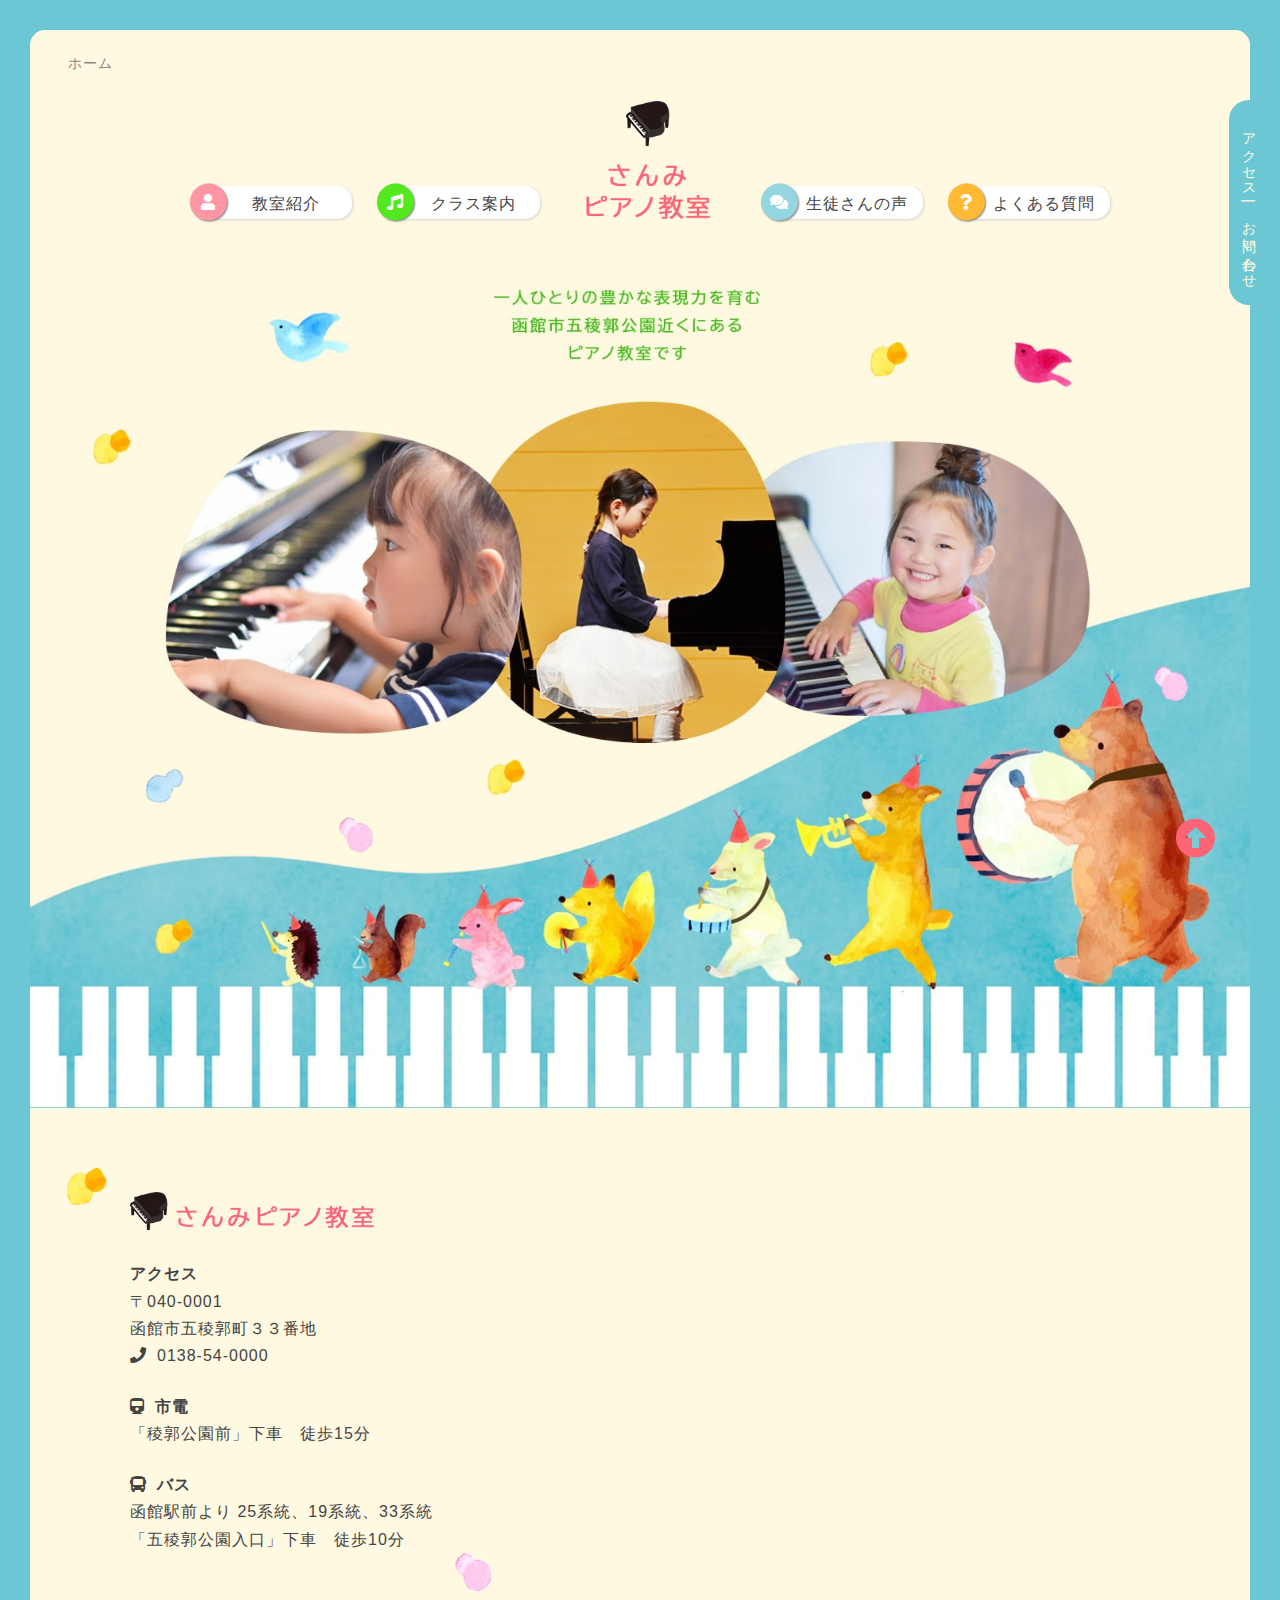
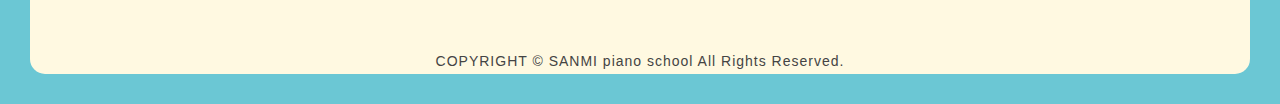
<file: index.html>
<!DOCTYPE html>
<html lang="ja">
<head>
    <meta charset="UTF-8">
    <meta name="viewport" content="width=device-width, initial-scale=1.0">
    <title>さんみピアノ教室 ｜北海道函館市五稜郭公園にあるピアノ教室</title>
    <meta name="description" content="北海道函館市五稜郭公園にあるピアノ教室">
    <meta name="keywords" content="北海道, 函館市, 鍛冶, 五稜郭公園, ピアノ教室,　保育士, 幼児,子供, 中学生, 高校生, 音大, 芸大">
    <meta name="robots" content="noindex, nofollow" />
    <link href="https://use.fontawesome.com/releases/v5.6.1/css/all.css" rel="stylesheet">
        
        
    <!-- CSS
    –––––––––––––––––––––––––––––––––––––––––––––––––– -->  
    <link rel="stylesheet" href="css/reset.css">
    <link rel="stylesheet" href="css/style.css">
    
    <!-- jQuery 
    –––––––––––––––––––––––––––––––––––––––––––––––––– -->  
    <script src="https://ajax.googleapis.com/ajax/libs/jquery/1.10.2/jquery.min.js"></script>
    <script src="script.js"></script>
    
    <!-- Favicon
    –––––––––––––––––––––––––––––––––––––––––––––––––– -->    
    <link rel="icon" type="image/png" href="img/favicon.png">    
    
    
</head>
<body>
    
    <div class="wrp">

    <div id="pan">
        <ol class="breadcrumb" itemscope itemtype="https://schema.org/BreadcrumbList">
          <li itemprop="itemListElement" itemscope itemtype="https://schema.org/ListItem">
            <a itemprop="item" href="index.html"><span itemprop="name">ホーム</span></a>
            <meta itemprop="position" content="1" />
          </li>
        </ol>
    </div>
        
    <header class="top-header">
        <div class="header-in">
            <ul class="pc-menu">
              <li class="menu1"><a href="intro.html">&emsp;教室紹介&emsp;</a></li>  
              <li class="menu2"><a href="class.html">&ensp;クラス案内&ensp;</a></li>  
              <li><a href="index.html">
                  <img src="img/top/rogo.png" alt="">
              </a></li>  
              <li class="menu3"><a href="voice.html">生徒さんの声</a></li>  
              <li class="menu4"><a href="faq.html">よくある質問</a></li>  
            </ul>
            <div class="sp-rogo">
                <a href="index.html"><img src="img/top/rogo-yoko.png" alt=""></a>
            </div>
            <div class="menu-btn">
                <i class="fas fa-bars"></i>
            </div>
            <ul class="sp-menubtn_toggle">
              <a href="index.html"><li class="menu5">ホーム</li></a>  
              <a href="intro.html"><li class="menu6">教室紹介</li></a>  
              <a href="class.html"><li class="menu7">クラス案内</li></a>  
              <a href="voice.html"><li class="menu8">生徒さんの声</li></a>  
              <a href="faq.html"><li class="menu9">よくある質問</li></a> 
              <!--<a href="#access"><li class="menu10">アクセス</li></a> -->
              <a href="contact.html"><li class="menu11">お問い合わせ</li></a> 
            </ul>
        </div>
        <div class="submenu">
            <ul>
                <li><a href="#acsess">アクセス&ensp;|&ensp;</a></li>
                <li><a href="contact.html">お問い合わせ</a></li>
            </ul>
        </div>
    </header>
    
    <main>
        <img class="pc-topimg" src="img/top/top.jpg" alt="" style="margin-bottom: 3.0rem;"></img>
        <div class="sp-topimg">
            <h2>一人ひとりの豊かな表現力を育む、<br>函館市五稜郭公園近くにあるピアノ教室です</h2>
            <img src="img/top/top-sp2.jpg" alt="" style="margin-bottom: 3.0rem;"></img>
        </div>
        <section id="common">
            <div id="acsess">
                <div class="access-text">
                    <h3 class="pconly"><img src="img/top/rogo-yoko.png" alt=""></h3>
                    <h4>アクセス</h4>
                    <p>〒040-0001<br>函館市五稜郭町３３番地</p>
                    <p><i class="fas fa-phone"></i>0138-54-0000</p><br>
                    <h4><i class="fas fa-train"></i>市電</h4>
                    <p>「稜郭公園前」下車　徒歩15分</p><br>
                    <h4><i class="fas fa-bus"></i>バス</h4>
                    <p>函館駅前より 25系統、19系統、33系統<br>「五稜郭公園入口」下車　徒歩10分</p>
                </div>
                <div class="gmap">
                    <iframe src="https://www.google.com/maps/embed?pb=!1m18!1m12!1m3!1d5948.9496277749995!2d140.7521827380939!3d41.79653084434864!2m3!1f0!2f0!3f0!3m2!1i1024!2i768!4f13.1!3m3!1m2!1s0x5f9ef46bba6392c1%3A0x6c06e856c7341ce5!2z5LqU56ic6YOt5YWs5ZyS!5e0!3m2!1sja!2sjp!4v1593668203722!5m2!1sja!2sjp" width="800" height="400" frameborder="0" style="border:0;" allowfullscreen="" aria-hidden="false" tabindex="0"></iframe>
                </div>
            </div>
        </section>
    </main>

    <div id="pageup">
        <i class="fas fa-arrow-alt-circle-up"></i>
    </div>    

    <footer>
        <small>COPYRIGHT © SANMI piano school All Rights Reserved.</small>
    </footer>

    
    </div>
</body>
</html>
</file>
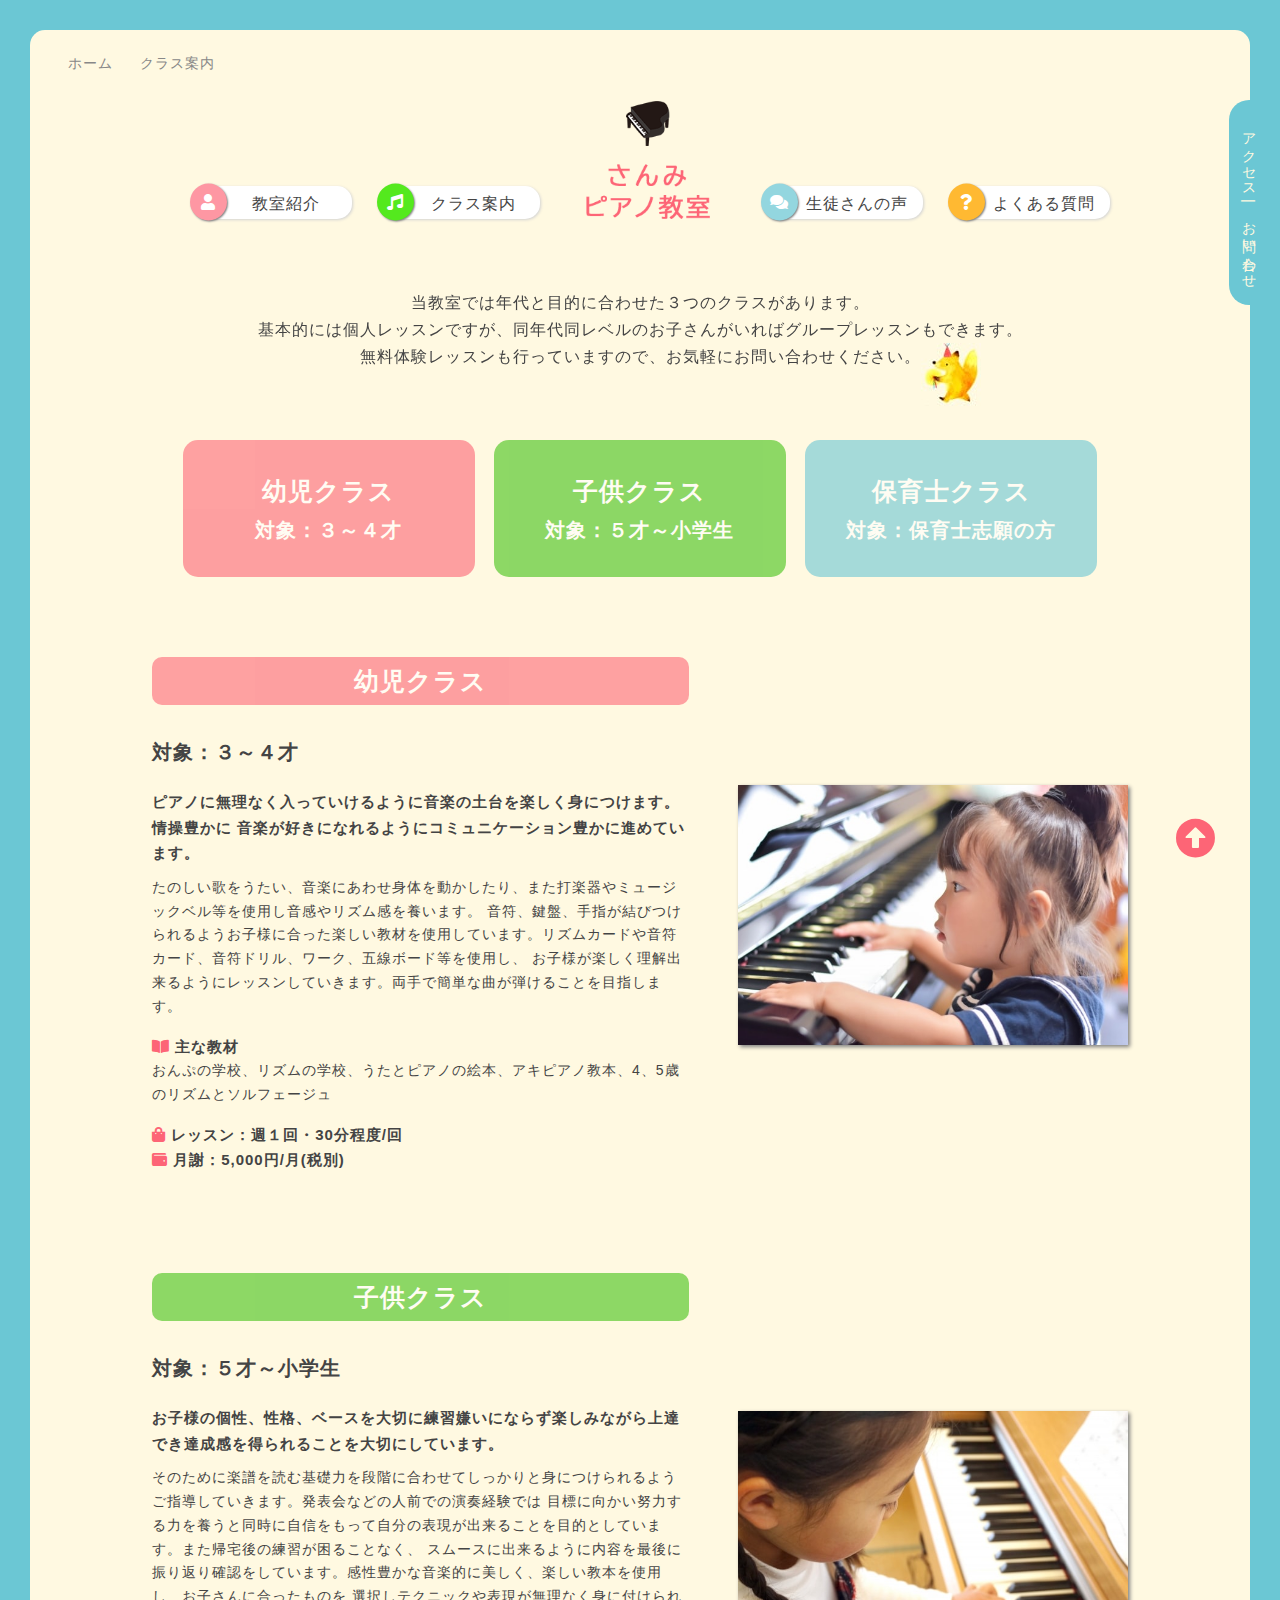
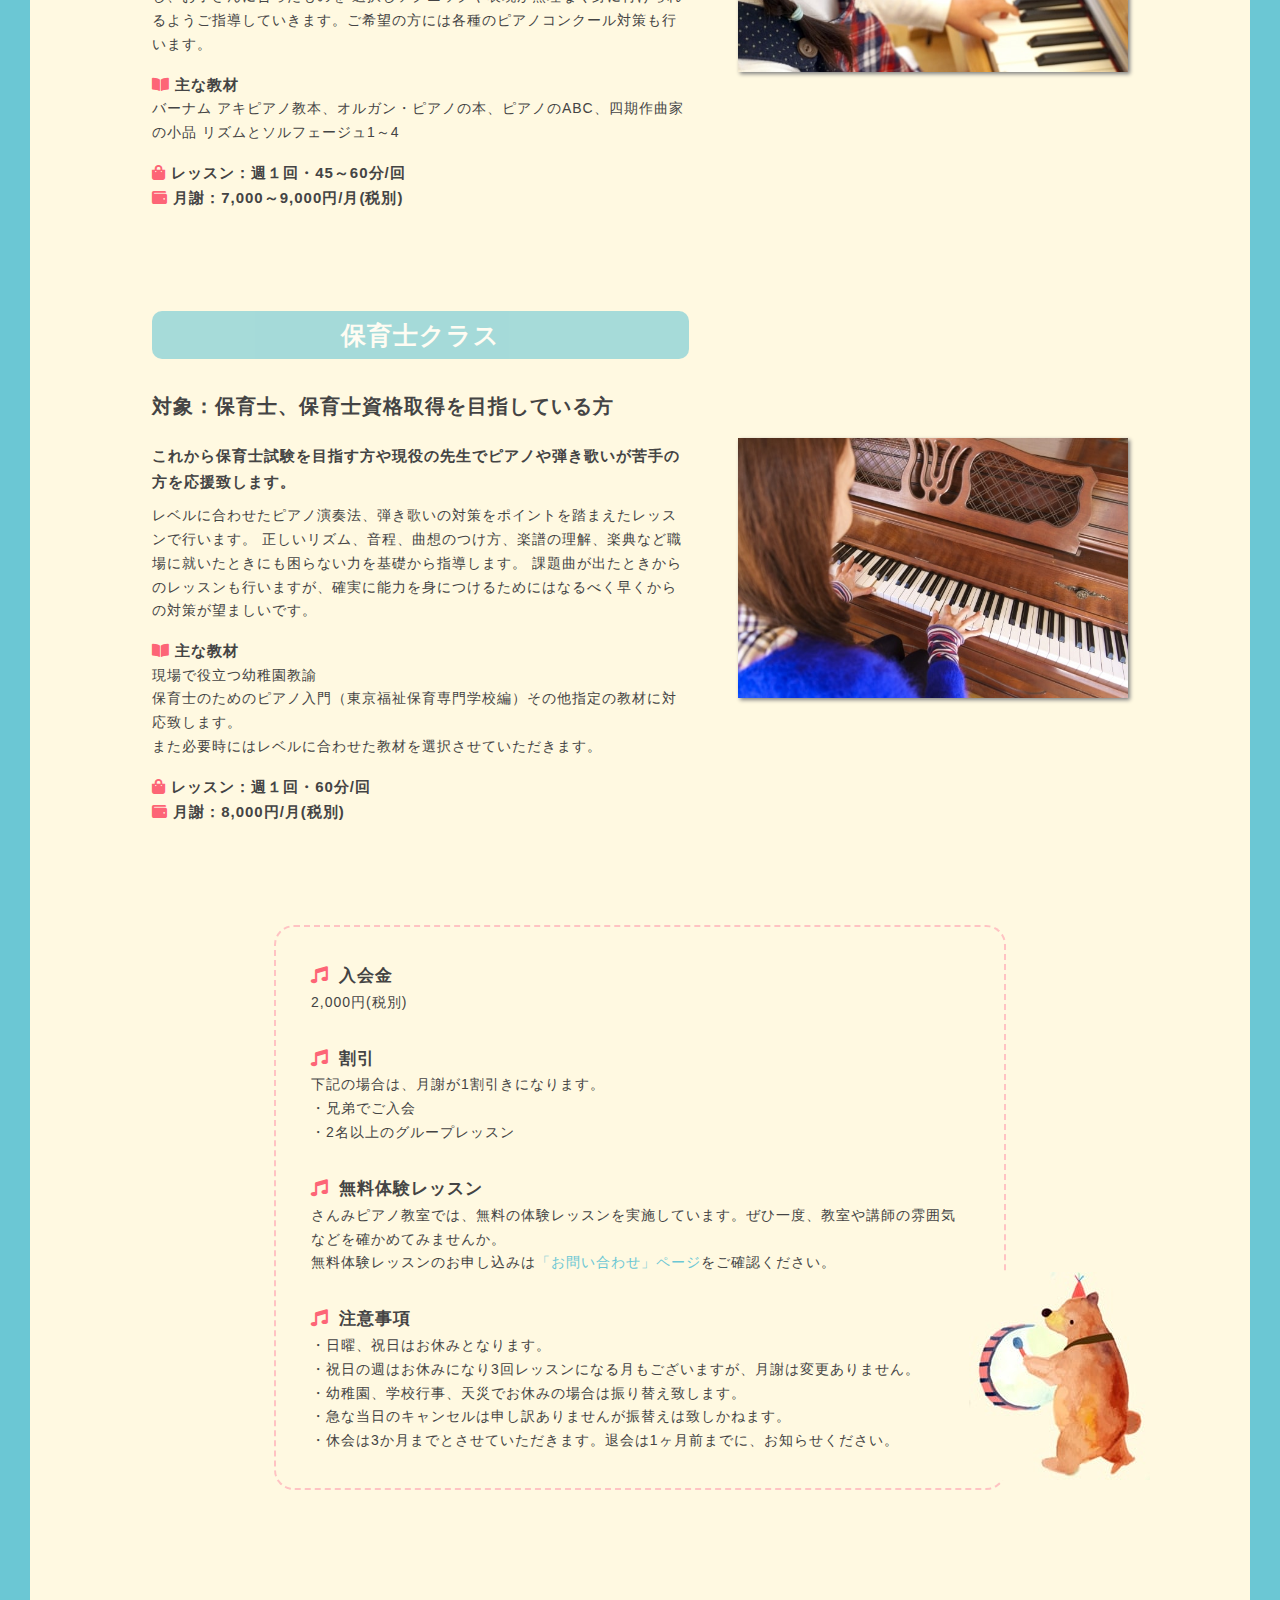
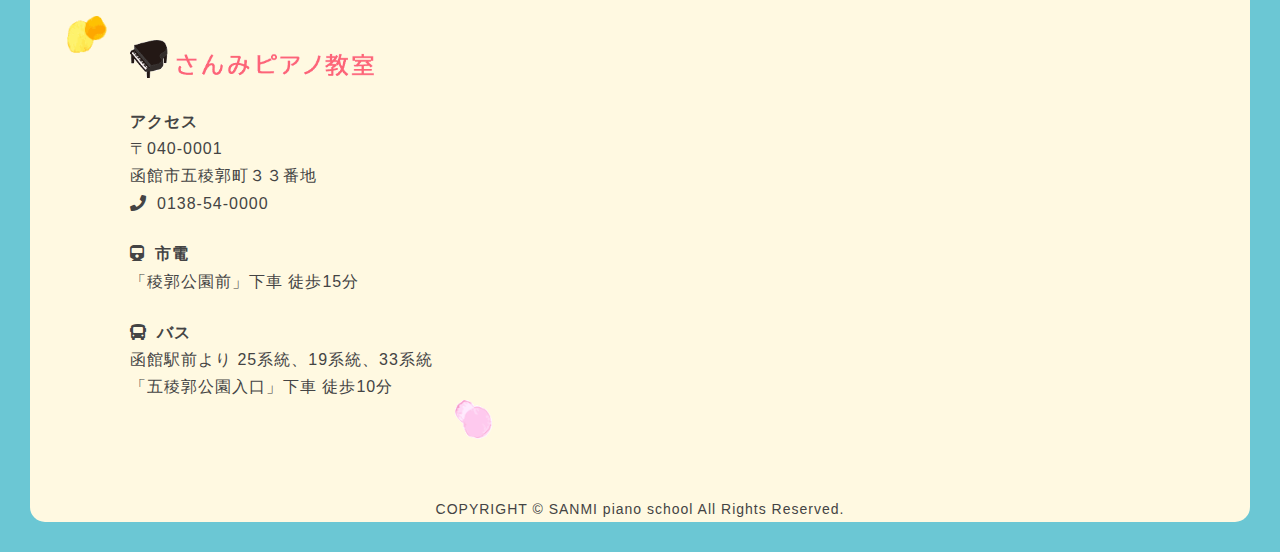
<file: class.html>
<!DOCTYPE html>
<html lang="ja">
<head>
    <meta charset="UTF-8">
    <meta name="viewport" content="width=device-width, initial-scale=1.0">
    <title>さんみピアノ教室 ｜クラス案内</title>
    <meta name="description" content="北海道函館市五稜郭公園にあるピアノ教室">
    <meta name="keywords" content="北海道, 函館市, 鍛冶, 五稜郭公園, ピアノ教室, 保育士, 幼児,子供, クラス, コース">
    <meta name="robots" content="noindex, nofollow" />
    <link href="https://use.fontawesome.com/releases/v5.6.1/css/all.css" rel="stylesheet">
        
        
    <!-- CSS
    –––––––––––––––––––––––––––––––––––––––––––––––––– -->  
    <link rel="stylesheet" href="css/reset.css">
    <link rel="stylesheet" href="css/style.css">
    
    <!-- jQuery 
    –––––––––––––––––––––––––––––––––––––––––––––––––– -->  
    <script src="https://ajax.googleapis.com/ajax/libs/jquery/1.10.2/jquery.min.js"></script>
    <script src="script.js"></script>
    
    <!-- Favicon
    –––––––––––––––––––––––––––––––––––––––––––––––––– -->    
    <link rel="icon" type="image/png" href="img/favicon.png">    
    
    
</head>
<body>
    
    <div class="wrp">
        
    <div id="pan">
        <ol class="breadcrumb" itemscope itemtype="https://schema.org/BreadcrumbList">
      <!-- 1つめ -->
      <li itemprop="itemListElement" itemscope itemtype="https://schema.org/ListItem">
        <a itemprop="item" href="index.html"><span itemprop="name">ホーム</span></a>
        <meta itemprop="position" content="1" />
      </li>
    
      <!-- 2つめ -->
      <li itemprop="itemListElement" itemscope itemtype="https://schema.org/ListItem">
        <a itemprop="item" href="class.html"><span itemprop="name">クラス案内</span></a>
        <meta itemprop="position" content="2" />
      </li>
    </ol>
    </div>        
        
    <header class="top-header">
        <div class="header-in">
            <ul class="pc-menu">
              <li class="menu1"><a href="intro.html">&emsp;教室紹介&emsp;</a></li>  
              <li class="menu2"><a href="class.html">&ensp;クラス案内&ensp;</a></li>  
              <li><a href="index.html">
                  <img src="img/top/rogo.png" alt="">
              </a></li>  
              <li class="menu3"><a href="voice.html">生徒さんの声</a></li>  
              <li class="menu4"><a href="faq.html">よくある質問</a></li>  
            </ul>
            <div class="sp-rogo">
                <a href="index.html"><img src="img/top/rogo-yoko.png" alt=""></a>
            </div>
            <div class="menu-btn">
                <i class="fas fa-bars"></i>
            </div>
            <ul class="sp-menubtn_toggle">
              <a href="index.html"><li class="menu5">ホーム</li></a>  
              <a href="intro.html"><li class="menu6">教室紹介</li></a>  
              <a href="class.html"><li class="menu7">クラス案内</li></a>  
              <a href="voice.html"><li class="menu8">生徒さんの声</li></a>  
              <a href="faq.html"><li class="menu9">よくある質問</li></a> 
              <!--<a href="#access"><li class="menu10">アクセス</li></a> -->
              <a href="contact.html"><li class="menu11">お問い合わせ</li></a> 
            </ul>
        </div>
        <div class="submenu">
            <ul>
                <li><a href="#acsess">アクセス&ensp;|&ensp;</a></li>
                <li><a href="contact.html">お問い合わせ</a></li>
            </ul>
        </div>
    </header>
    
    <main>
        <section id="class">
            <p class="class-title">当教室では年代と目的に合わせた３つのクラスがあります。<br>
            基本的には個人レッスンですが、同年代同レベルのお子さんがいればグループレッスンもできます。<br>
            無料体験レッスンも行っていますので、お気軽にお問い合わせください。</p>
            <div class="class-wrp">
                <div class="baby class">
                    <a href="#baby-detail">
                    <h1>幼児<br class="sponly">クラス</h1>
                    <h2>対象：３～４才</h2>
                    </a>
                </div>
                <div class="child class">
                    <a href="#child-detail">
                    <h1>子供<br class="sponly">クラス</h1>
                    <h2>対象：５才～小学生</h2>
                    </a>
                </div>
                <div class="hoiku class">
                    <a href="#hoiku-detail">
                    <h1>保育士<br class="sponly">クラス</h1>
                    <h2>対象：保育士志願の方</h2>
                    </a>
                </div>
            </div>
            <div class="detail-wrp">
                <div id="baby-detail" class="detail">
                    <div class="detail-text">
                        <h1 class="baby">幼児クラス</h1>
                        <h2>対象：３～４才</h2>
                        <h5>ピアノに無理なく入っていけるように音楽の土台を楽しく身につけます。<br>
                        情操豊かに 音楽が好きになれるようにコミュニケーション豊かに進めています。</h5>
                        <p>たのしい歌をうたい、音楽にあわせ身体を動かしたり、また打楽器やミュージックベル等を使用し音感やリズム感を養います。
                        音符、鍵盤、手指が結びつけられるようお子様に合った楽しい教材を使用しています。リズムカードや音符カード、音符ドリル、ワーク、五線ボード等を使用し、
                        お子様が楽しく理解出来るようにレッスンしていきます。両手で簡単な曲が弾けることを目指します。</p>
                        <h4><i class="fas fa-book-open"></i> 主な教材</h4>
                        <p>おんぷの学校、リズムの学校、うたとピアノの絵本、アキピアノ教本、4、5歳のリズムとソルフェージュ</p>
                        <h4><i class="fas fa-shopping-bag"></i> レッスン：週１回・30分程度/回</h4>
                        <h4><i class="fas fa-wallet"></i> 月謝：5,000円/月(税別)</h4>
                    </div>
                    <div class="detail-img">
                        <img src="img/class/yoji.jpg" alt="">
                    </div>
                </div>
                <div id="child-detail" class="detail">
                    <div class="detail-text">
                        <h1 class="child">子供クラス</h1>
                        <h2>対象：５才～小学生</h2>
                        <h5>お子様の個性、性格、ベースを大切に練習嫌いにならず楽しみながら上達でき達成感を得られることを大切にしています。</h5>
                        <p>そのために楽譜を読む基礎力を段階に合わせてしっかりと身につけられるようご指導していきます。発表会などの人前での演奏経験では
                        目標に向かい努力する力を養うと同時に自信をもって自分の表現が出来ることを目的としています。また帰宅後の練習が困ることなく、
                        スムースに出来るように内容を最後に振り返り確認をしています。感性豊かな音楽的に美しく、楽しい教本を使用し、お子さんに合ったものを
                        選択しテクニックや表現が無理なく身に付けられるようご指導していきます。ご希望の方には各種のピアノコンクール対策も行います。</p>
                        <h4><i class="fas fa-book-open"></i> 主な教材</h4>
                        <p>バーナム アキピアノ教本、オルガン・ピアノの本、ピアノのABC、四期作曲家の小品 リズムとソルフェージュ1～4</p>
                        <h4><i class="fas fa-shopping-bag"></i> レッスン：週１回・45～60分/回</h4>
                        <h4><i class="fas fa-wallet"></i> 月謝：7,000～9,000円/月(税別)</h4>
                    </div>
                    <div class="detail-img">
                        <img src="img/class/child.jpg" alt="">
                    </div>
                </div>
                <div id="hoiku-detail" class="detail">
                    <div class="detail-text">
                        <h1 class="hoiku">保育士クラス</h1>
                        <h2>対象：保育士、保育士資格取得を目指している方</h2>
                        <h5>これから保育士試験を目指す方や現役の先生でピアノや弾き歌いが苦手の方を応援致します。</h5>
                        <p>レベルに合わせたピアノ演奏法、弾き歌いの対策をポイントを踏まえたレッスンで行います。
                        正しいリズム、音程、曲想のつけ方、楽譜の理解、楽典など職場に就いたときにも困らない力を基礎から指導します。
                        課題曲が出たときからのレッスンも行いますが、確実に能力を身につけるためにはなるべく早くからの対策が望ましいです。</p>
                        <h4><i class="fas fa-book-open"></i> 主な教材</h4>
                        <p>現場で役立つ幼稚園教諭<br>
                        保育士のためのピアノ入門（東京福祉保育専門学校編）その他指定の教材に対応致します。<br>
                        また必要時にはレベルに合わせた教材を選択させていただきます。</p>
                        <h4><i class="fas fa-shopping-bag"></i> レッスン：週１回・60分/回</h4>
                        <h4><i class="fas fa-wallet"></i> 月謝：8,000円/月(税別)</h4>
                    </div>
                    <div class="detail-img">
                        <img src="img/class/hoiku2.jpg" alt="">
                    </div>
                </div>
            </div>
            <div class="other-wrp">
                <h3><i class="fas fa-music"></i>入会金</h3>
                <p>2,000円(税別)</p>
                <h3><i class="fas fa-music"></i>割引</h3>
                <p>下記の場合は、月謝が1割引きになります。</p>
                <ul>
                    <li>・兄弟でご入会</li>
                    <li>・2名以上のグループレッスン</li>
                </ul>
                <h3><i class="fas fa-music"></i>無料体験レッスン</h3>
                <p>さんみピアノ教室では、無料の体験レッスンを実施しています。ぜひ一度、教室や講師の雰囲気などを確かめてみませんか。<br>
                無料体験レッスンのお申し込みは<a href="contact.html">「お問い合わせ」ページ</a>をご確認ください。</p>
                <h3><i class="fas fa-music"></i>注意事項</h3>
                <ul>
                    <li>・日曜、祝日はお休みとなります。</li>
                    <li>・祝日の週はお休みになり3回レッスンになる月もございますが、月謝は変更ありません。</li>
                    <li>・幼稚園、学校行事、天災でお休みの場合は振り替え致します。</li>
                    <li>・急な当日のキャンセルは申し訳ありませんが振替えは致しかねます。</li>
                    <li>・休会は3か月までとさせていただきます。退会は1ヶ月前までに、お知らせください。</li>
                </ul>
            </div>
        </section>
        <section id="common">
            <div id="acsess">
                <div class="access-text">
                    <h3><img src="img/top/rogo-yoko.png" alt=""></h3>
                    <h4>アクセス</h4>
                    <p>〒040-0001<br>函館市五稜郭町３３番地</p>
                    <p><i class="fas fa-phone"></i>0138-54-0000</p><br>
                    <h4><i class="fas fa-train"></i>市電</h4>
                    <p>「稜郭公園前」下車  徒歩15分</p><br>
                    <h4><i class="fas fa-bus"></i>バス</h4>
                    <p>函館駅前より 25系統、19系統、33系統<br>「五稜郭公園入口」下車  徒歩10分</p>
                </div>
                <div class="gmap">
                    <iframe src="https://www.google.com/maps/embed?pb=!1m18!1m12!1m3!1d5948.9496277749995!2d140.7521827380939!3d41.79653084434864!2m3!1f0!2f0!3f0!3m2!1i1024!2i768!4f13.1!3m3!1m2!1s0x5f9ef46bba6392c1%3A0x6c06e856c7341ce5!2z5LqU56ic6YOt5YWs5ZyS!5e0!3m2!1sja!2sjp!4v1593668203722!5m2!1sja!2sjp" width="800" height="400" frameborder="0" style="border:0;" allowfullscreen="" aria-hidden="false" tabindex="0"></iframe>
                </div>
            </div>
        </section>
    </main>
    
    <div id="pageup">
        <i class="fas fa-arrow-alt-circle-up"></i>
    </div>

    <footer>
        <small>COPYRIGHT © SANMI piano school All Rights Reserved.</small>
    </footer>

    
    </div>
</body>
</html>
</file>
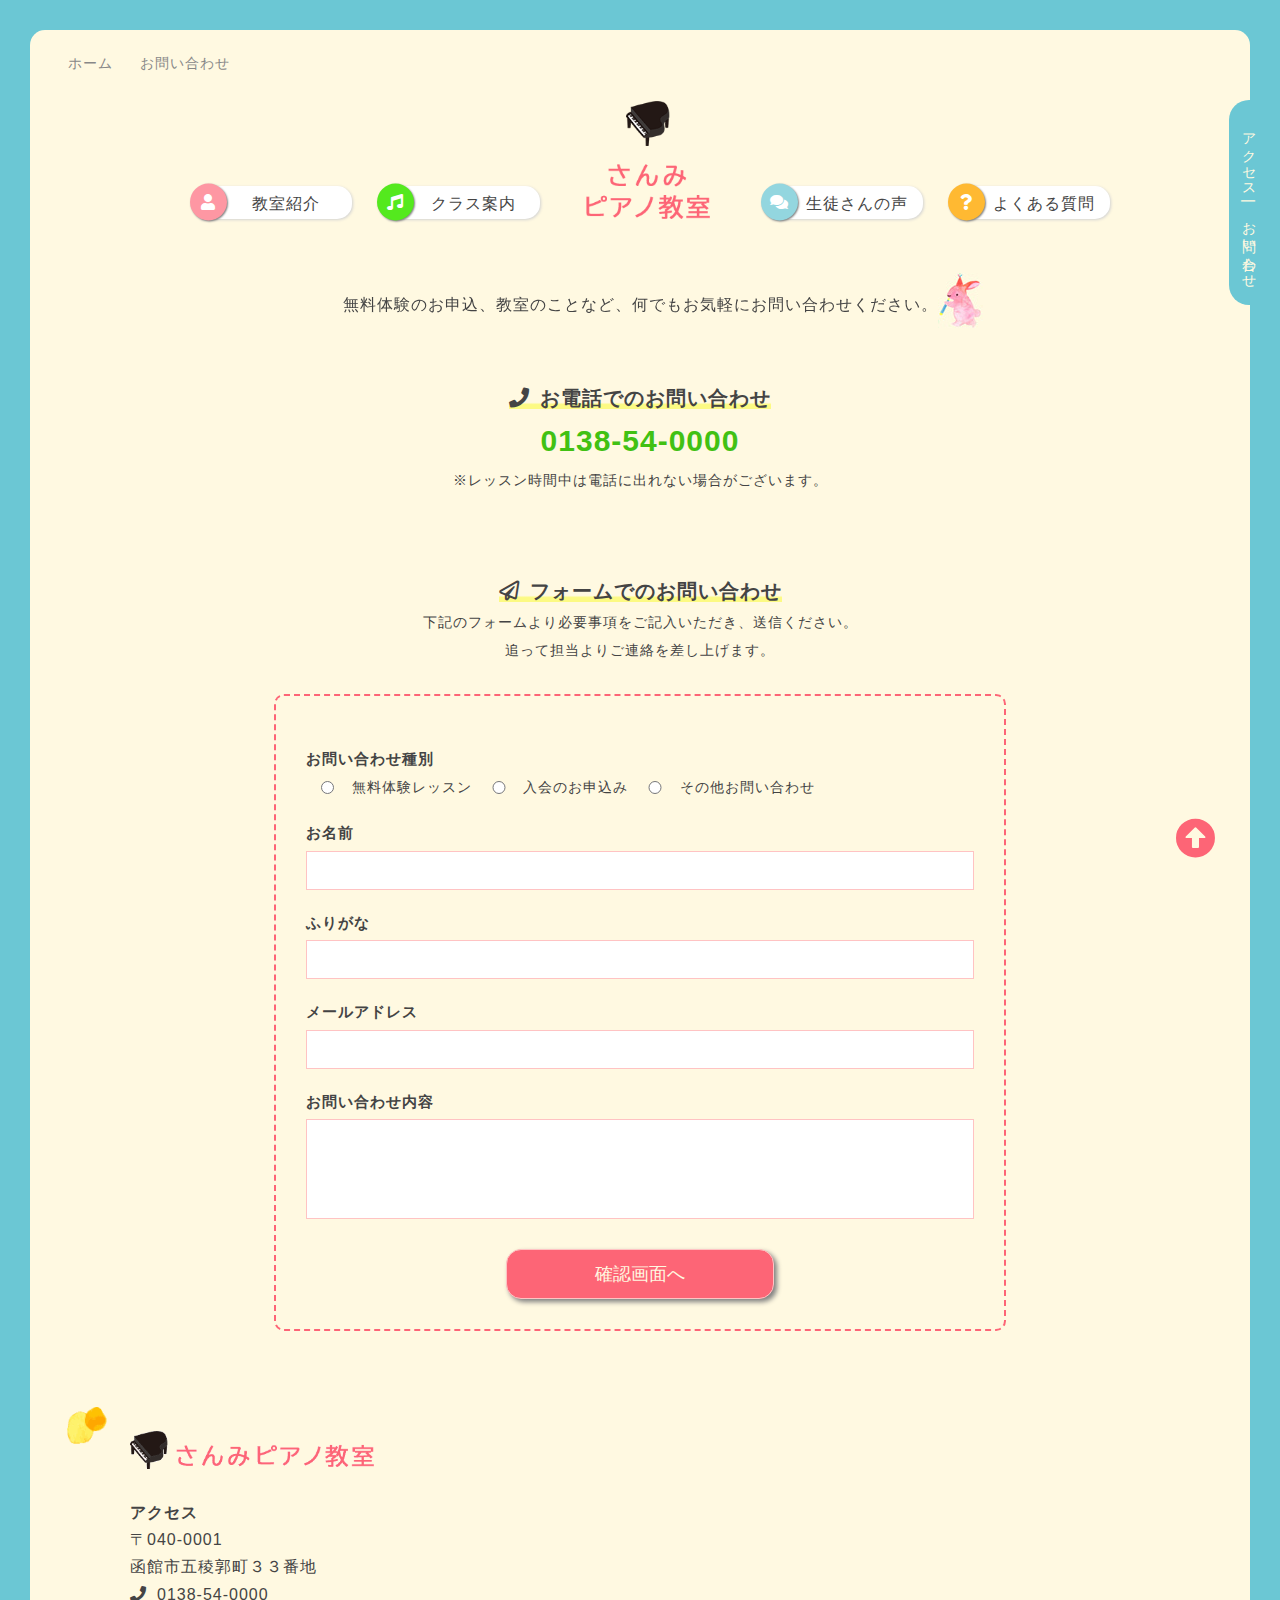
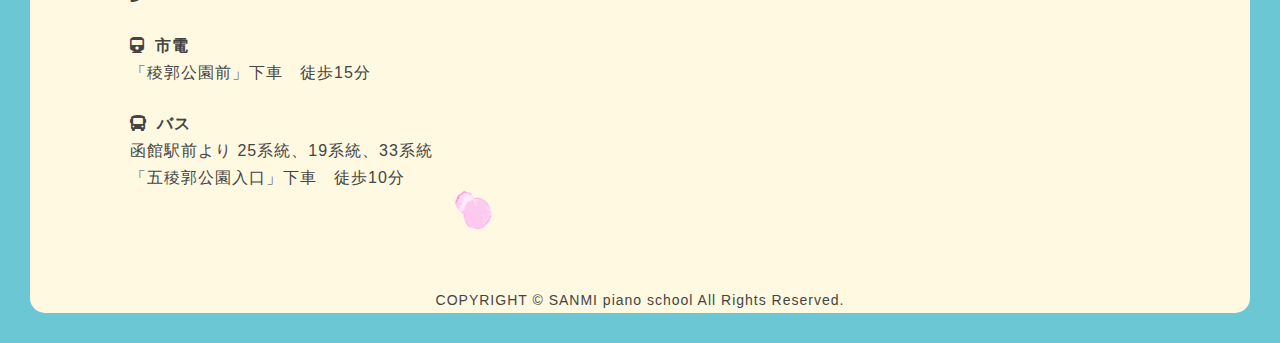
<file: contact.html>
<!DOCTYPE html>
<html lang="ja">
<head>
    <meta charset="UTF-8">
    <meta name="viewport" content="width=device-width, initial-scale=1.0">
    <title>さんみピアノ教室 ｜お問い合わせ</title>
    <meta name="description" content="北海道函館市五稜郭公園にあるピアノ教室">
    <meta name="keywords" content="北海道, 函館市, 鍛冶, 五稜郭公園, ピアノ教室,　保育士, 幼児,子供, お問い合わせ、電話、フォーム">
    <meta name="robots" content="noindex, nofollow" />
    <link href="https://use.fontawesome.com/releases/v5.6.1/css/all.css" rel="stylesheet">
        
        
    <!-- CSS
    –––––––––––––––––––––––––––––––––––––––––––––––––– -->  
    <link rel="stylesheet" href="css/reset.css">
    <link rel="stylesheet" href="css/style.css">
    
    <!-- jQuery 
    –––––––––––––––––––––––––––––––––––––––––––––––––– -->  
    <script src="https://ajax.googleapis.com/ajax/libs/jquery/1.10.2/jquery.min.js"></script>
    <script src="script.js"></script>
    
    <!-- Favicon
    –––––––––––––––––––––––––––––––––––––––––––––––––– -->    
    <link rel="icon" type="image/png" href="img/favicon.png">    
    
    
</head>
<body>
    
<div class="wrp">

    <div id="pan">
        <ol class="breadcrumb" itemscope itemtype="https://schema.org/BreadcrumbList">
      <!-- 1つめ -->
      <li itemprop="itemListElement" itemscope itemtype="https://schema.org/ListItem">
        <a itemprop="item" href="index.html"><span itemprop="name">ホーム</span></a>
        <meta itemprop="position" content="1" />
      </li>
    
      <!-- 2つめ -->
      <li itemprop="itemListElement" itemscope itemtype="https://schema.org/ListItem">
        <a itemprop="item" href="contact.html"><span itemprop="name">お問い合わせ</span></a>
        <meta itemprop="position" content="2" />
      </li>
    </ol>
    </div>
    
    <header class="top-header">
        <div class="header-in">
            <ul class="pc-menu">
              <li class="menu1"><a href="intro.html">&emsp;教室紹介&emsp;</a></li>  
              <li class="menu2"><a href="class.html">&ensp;クラス案内&ensp;</a></li>  
              <li><a href="index.html">
                  <img src="img/top/rogo.png" alt="">
              </a></li>  
              <li class="menu3"><a href="voice.html">生徒さんの声</a></li>  
              <li class="menu4"><a href="faq.html">よくある質問</a></li>  
            </ul>
            <div class="sp-rogo">
                <a href="index.html"><img src="img/top/rogo-yoko.png" alt=""></a>
            </div>
            <div class="menu-btn">
                <i class="fas fa-bars"></i>
            </div>
            <ul class="sp-menubtn_toggle">
              <a href="index.html"><li class="menu5">ホーム</li></a>  
              <a href="intro.html"><li class="menu6">教室紹介</li></a>  
              <a href="class.html"><li class="menu7">クラス案内</li></a>  
              <a href="voice.html"><li class="menu8">生徒さんの声</li></a>  
              <a href="faq.html"><li class="menu9">よくある質問</li></a> 
              <!--<a href="#access"><li class="menu10">アクセス</li></a> -->
              <a href="contact.html"><li class="menu11">お問い合わせ</li></a> 
            </ul>
        </div>
        <div class="submenu">
            <ul>
                <li><a href="#acsess">アクセス&ensp;|&ensp;</a></li>
                <li><a href="contact.html">お問い合わせ</a></li>
            </ul>
        </div>
    </header>
    
    <main>
        <section id="contact">
                <p class="contact-title">無料体験のお申込、教室のことなど、何でもお気軽にお問い合わせください。</p>
                <div class="contact-tel">
                    <h4><i class="fas fa-phone"></i>お電話でのお問い合わせ</h4>
                    <h5>0138-54-0000</h5>
                    <p>※レッスン時間中は電話に出れない<br class="sponly">場合がございます。</p>
                </div>
                <div class="contact-form">
                    <h4><i class="far fa-paper-plane"></i>フォームでのお問い合わせ</h4>
                    <p class="contact-txt">下記のフォームより必要事項を<br class="sponly">ご記入いただき、送信ください。<br>
                    追って担当よりご連絡を差し上げます。</p>

                    <div class="form-wrp">
                        <div class="form">
                                <label>お問い合わせ種別</label>
                                <input type="radio" name="type" value="charenge">&nbsp;無料体験レッスン<br class="sponly">
                                <input type="radio" name="type" value="enroll">&nbsp;入会のお申込み<br class="sponly">
                                <input type="radio" name="type" value="other">&nbsp;その他お問い合わせ
                            <div class="formgroup">
                                <label>お名前</label>
                                <input type="text" name="name" />
                            </div>
                            <div class="formgroup">
                                <label>ふりがな</label>
                                <input type="text" name="name" />
                            </div>
                            <div class="formgroup">
                                <label>メールアドレス</label>
                                <input type="email" name="email" />
                            </div>
                            <div class="formgroup">
                                <label>お問い合わせ内容</label>
                                <textarea name="message"></textarea>
                            </div>
                           <form> 
                                <input type="submit" value="確認画面へ">
                            </form>
                        </div>
                    </div>
                </div>
            </section>
        <section id="common">
            <div id="acsess">
                <div class="access-text">
                    <h3><img src="img/top/rogo-yoko.png" alt=""></h3>
                    <h4>アクセス</h4>
                    <p>〒040-0001<br>函館市五稜郭町３３番地</p>
                    <p><i class="fas fa-phone"></i>0138-54-0000</p><br>
                    <h4><i class="fas fa-train"></i>市電</h4>
                    <p>「稜郭公園前」下車　徒歩15分</p><br>
                    <h4><i class="fas fa-bus"></i>バス</h4>
                    <p>函館駅前より 25系統、19系統、33系統<br>「五稜郭公園入口」下車　徒歩10分</p>
                </div>
                <div class="gmap">
                    <iframe src="https://www.google.com/maps/embed?pb=!1m18!1m12!1m3!1d5948.9496277749995!2d140.7521827380939!3d41.79653084434864!2m3!1f0!2f0!3f0!3m2!1i1024!2i768!4f13.1!3m3!1m2!1s0x5f9ef46bba6392c1%3A0x6c06e856c7341ce5!2z5LqU56ic6YOt5YWs5ZyS!5e0!3m2!1sja!2sjp!4v1593668203722!5m2!1sja!2sjp" width="800" height="400" frameborder="0" style="border:0;" allowfullscreen="" aria-hidden="false" tabindex="0"></iframe>
                </div>
            </div>
        </section>
    </main>
    
    <div id="pageup">
        <i class="fas fa-arrow-alt-circle-up"></i>
    </div>
    
    <footer>
        <small>COPYRIGHT © SANMI piano school All Rights Reserved.</small>
    </footer>

</div>
    
</body>
</html>
</file>
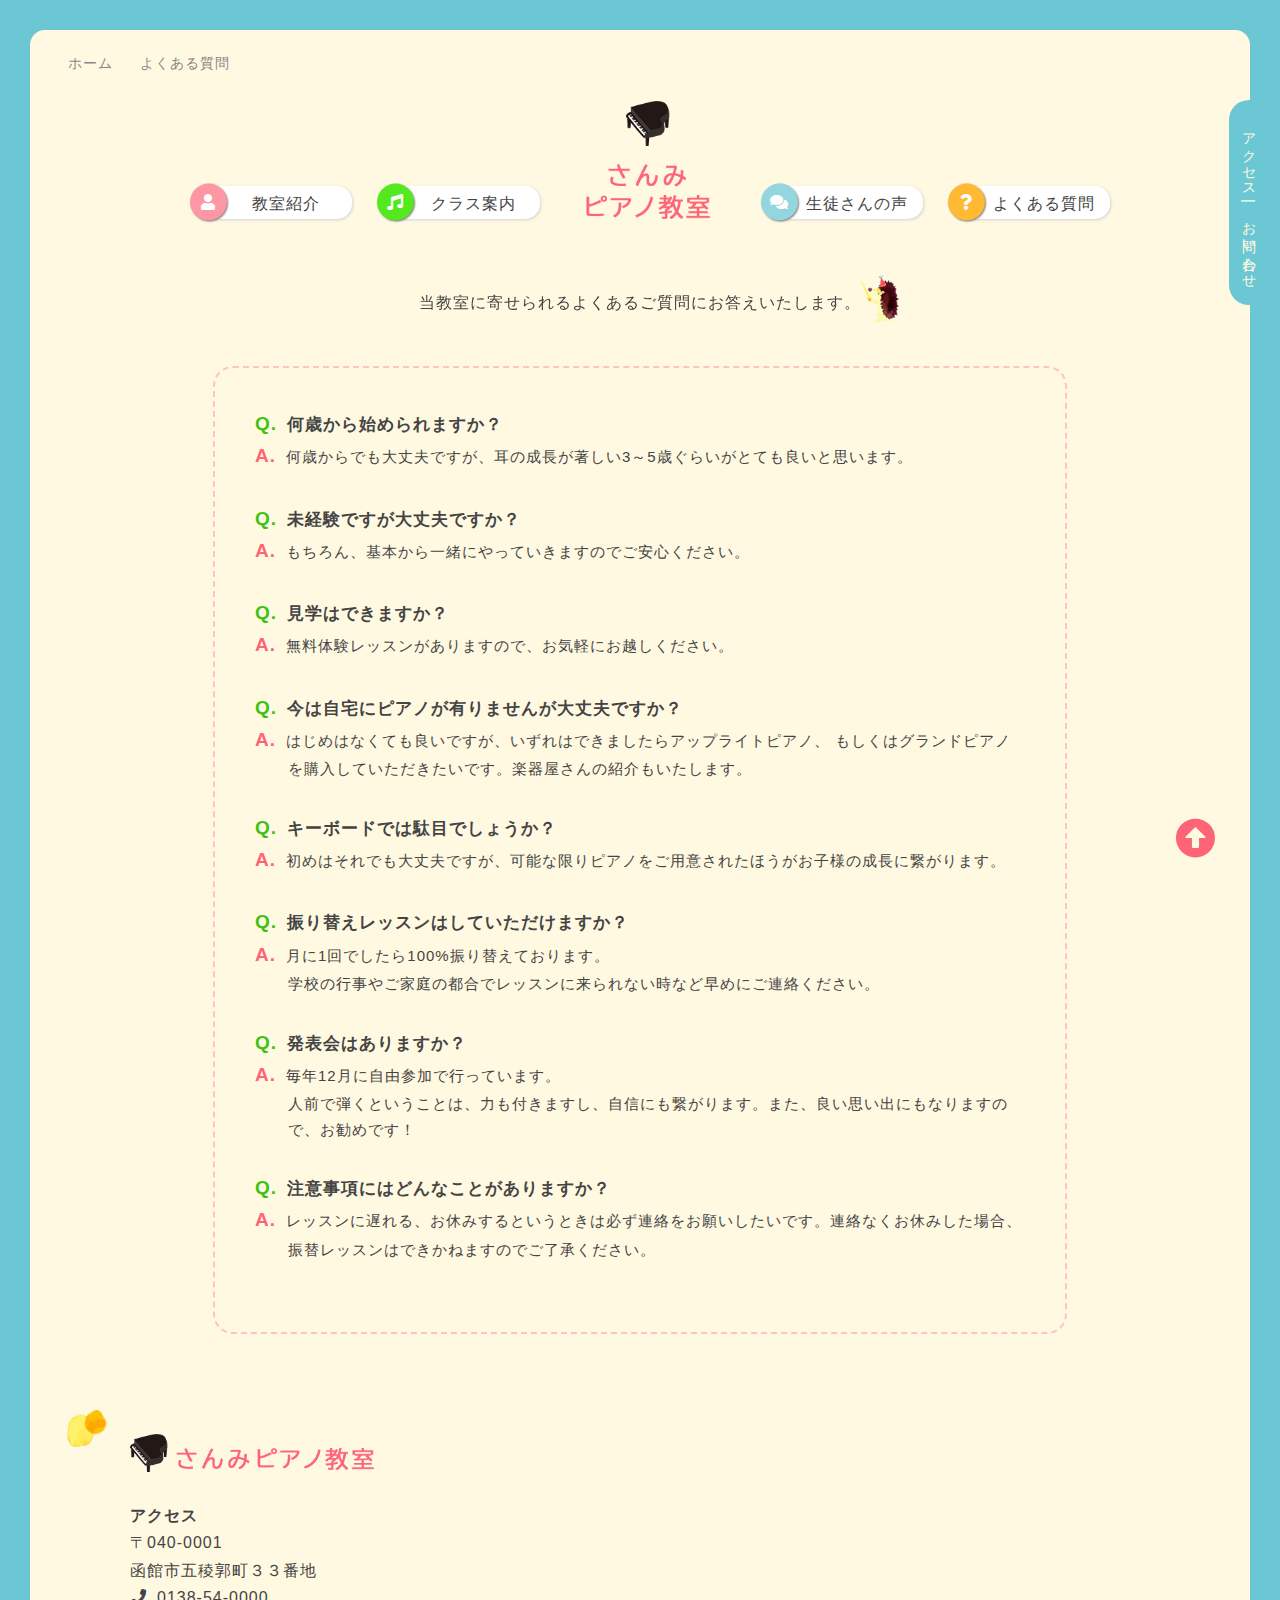
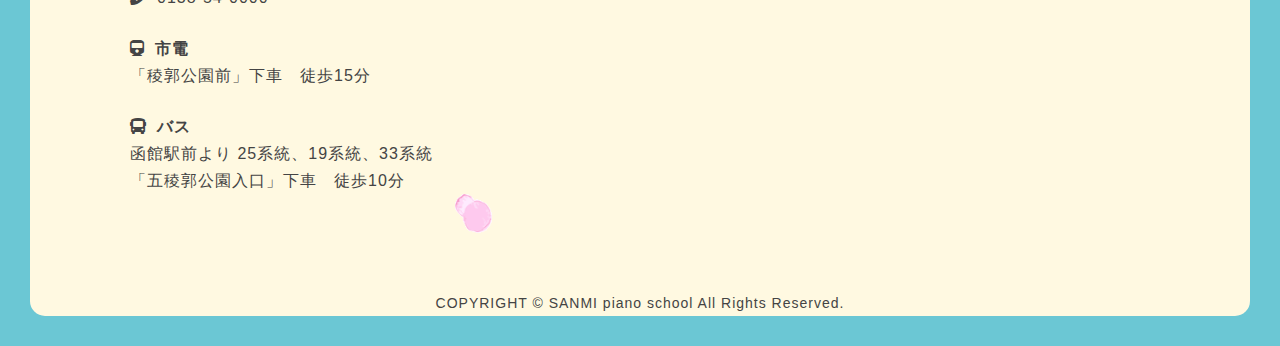
<file: faq.html>
<!DOCTYPE html>
<html lang="ja">
<head>
    <meta charset="UTF-8">
    <meta name="viewport" content="width=device-width, initial-scale=1.0">
    <title>さんみピアノ教室 ｜よくある質問</title>
    <meta name="description" content="北海道函館市五稜郭公園にあるピアノ教室">
    <meta name="keywords" content="北海道, 函館市, 鍛冶, 五稜郭公園, ピアノ教室,　保育士, 幼児,子供, 生徒の声">
    <meta name="robots" content="noindex, nofollow" />
    <link href="https://use.fontawesome.com/releases/v5.6.1/css/all.css" rel="stylesheet">
        
        
    <!-- CSS
    –––––––––––––––––––––––––––––––––––––––––––––––––– -->  
    <link rel="stylesheet" href="css/reset.css">
    <link rel="stylesheet" href="css/style.css">
    
    <!-- jQuery 
    –––––––––––––––––––––––––––––––––––––––––––––––––– -->  
    <script src="https://ajax.googleapis.com/ajax/libs/jquery/1.10.2/jquery.min.js"></script>
    <script src="script.js"></script>
    
    <!-- Favicon
    –––––––––––––––––––––––––––––––––––––––––––––––––– -->    
    <link rel="icon" type="image/png" href="img/favicon.png">    
    
    
</head>
<body>
    
    <div class="wrp">
        
    <div id="pan">
        <ol class="breadcrumb" itemscope itemtype="https://schema.org/BreadcrumbList">
      <!-- 1つめ -->
      <li itemprop="itemListElement" itemscope itemtype="https://schema.org/ListItem">
        <a itemprop="item" href="index.html"><span itemprop="name">ホーム</span></a>
        <meta itemprop="position" content="1" />
      </li>
    
      <!-- 2つめ -->
      <li itemprop="itemListElement" itemscope itemtype="https://schema.org/ListItem">
        <a itemprop="item" href="faq.html"><span itemprop="name">よくある質問</span></a>
        <meta itemprop="position" content="2" />
      </li>
    </ol>
    </div>        
        
    <header class="top-header">
        <div class="header-in">
            <ul class="pc-menu">
              <li class="menu1"><a href="intro.html">&emsp;教室紹介&emsp;</a></li>  
              <li class="menu2"><a href="class.html">&ensp;クラス案内&ensp;</a></li>  
              <li><a href="index.html">
                  <img src="img/top/rogo.png" alt="">
              </a></li>  
              <li class="menu3"><a href="voice.html">生徒さんの声</a></li>  
              <li class="menu4"><a href="faq.html">よくある質問</a></li>  
            </ul>
            <div class="sp-rogo">
                <a href="index.html"><img src="img/top/rogo-yoko.png" alt=""></a>
            </div>
            <div class="menu-btn">
                <i class="fas fa-bars"></i>
            </div>
            <ul class="sp-menubtn_toggle">
              <a href="index.html"><li class="menu5">ホーム</li></a>  
              <a href="intro.html"><li class="menu6">教室紹介</li></a>  
              <a href="class.html"><li class="menu7">クラス案内</li></a>  
              <a href="voice.html"><li class="menu8">生徒さんの声</li></a>  
              <a href="faq.html"><li class="menu9">よくある質問</li></a> 
              <!--<a href="#access"><li class="menu10">アクセス</li></a> -->
              <a href="contact.html"><li class="menu11">お問い合わせ</li></a> 
            </ul>
        </div>
        <div class="submenu">
            <ul>
                <li><a href="#acsess">アクセス&ensp;|&ensp;</a></li>
                <li><a href="contact.html">お問い合わせ</a></li>
            </ul>
        </div>
    </header>
    
    <main>
        <section id="faq">
            <p class="faq-title">当教室に寄せられるよくあるご質問にお答えいたします。</p>
            <div class="faq-wrp">
                <h1>何歳から始められますか？</h1>
                <p>何歳からでも大丈夫ですが、耳の成長が著しい3～5歳ぐらいがとても良いと思います。</p>
                <h1>未経験ですが大丈夫ですか？</h1>
                <p>もちろん、基本から一緒にやっていきますのでご安心ください。</p>
                <h1>見学はできますか？</h1>
                <p>無料体験レッスンがありますので、お気軽にお越しください。</p>
                <h1>今は自宅にピアノが有りませんが大丈夫ですか？</h1>
                <p>はじめはなくても良いですが、いずれはできましたらアップライトピアノ、
                もしくはグランドピアノを購入していただきたいです。楽器屋さんの紹介もいたします。</p>
                <h1>キーボードでは駄目でしょうか？</h1>
                <p>初めはそれでも大丈夫ですが、可能な限りピアノをご用意されたほうがお子様の成長に繋がります。</p>
                <h1>振り替えレッスンはしていただけますか？</h1>
                <p>月に1回でしたら100%振り替えております。<br>学校の行事やご家庭の都合でレッスンに来られない時など早めにご連絡ください。</p>
                <h1>発表会はありますか？</h1>
                <p>毎年12月に自由参加で行っています。<br>人前で弾くということは、力も付きますし、自信にも繋がります。また、良い思い出にもなりますので、お勧めです！</p>
                <h1>注意事項にはどんなことがありますか？</h1>
                <p>レッスンに遅れる、お休みするというときは必ず連絡をお願いしたいです。連絡なくお休みした場合、振替レッスンはできかねますのでご了承ください。</p>
            </div>
        </section>
        <section id="common">
            <div id="acsess">
                <div class="access-text">
                    <h3><img src="img/top/rogo-yoko.png" alt=""></h3>
                    <h4>アクセス</h4>
                    <p>〒040-0001<br>函館市五稜郭町３３番地</p>
                    <p><i class="fas fa-phone"></i>0138-54-0000</p><br>
                    <h4><i class="fas fa-train"></i>市電</h4>
                    <p>「稜郭公園前」下車　徒歩15分</p><br>
                    <h4><i class="fas fa-bus"></i>バス</h4>
                    <p>函館駅前より 25系統、19系統、33系統<br>「五稜郭公園入口」下車　徒歩10分</p>
                </div>
                <div class="gmap">
                    <iframe src="https://www.google.com/maps/embed?pb=!1m18!1m12!1m3!1d5948.9496277749995!2d140.7521827380939!3d41.79653084434864!2m3!1f0!2f0!3f0!3m2!1i1024!2i768!4f13.1!3m3!1m2!1s0x5f9ef46bba6392c1%3A0x6c06e856c7341ce5!2z5LqU56ic6YOt5YWs5ZyS!5e0!3m2!1sja!2sjp!4v1593668203722!5m2!1sja!2sjp" width="800" height="400" frameborder="0" style="border:0;" allowfullscreen="" aria-hidden="false" tabindex="0"></iframe>
                </div>
            </div>
        </section>
    </main>

    <div id="pageup">
        <i class="fas fa-arrow-alt-circle-up"></i>
    </div>    

    <footer>
        <small>COPYRIGHT © SANMI piano school All Rights Reserved.</small>
    </footer>

    
    </div>
</body>
</html>
</file>
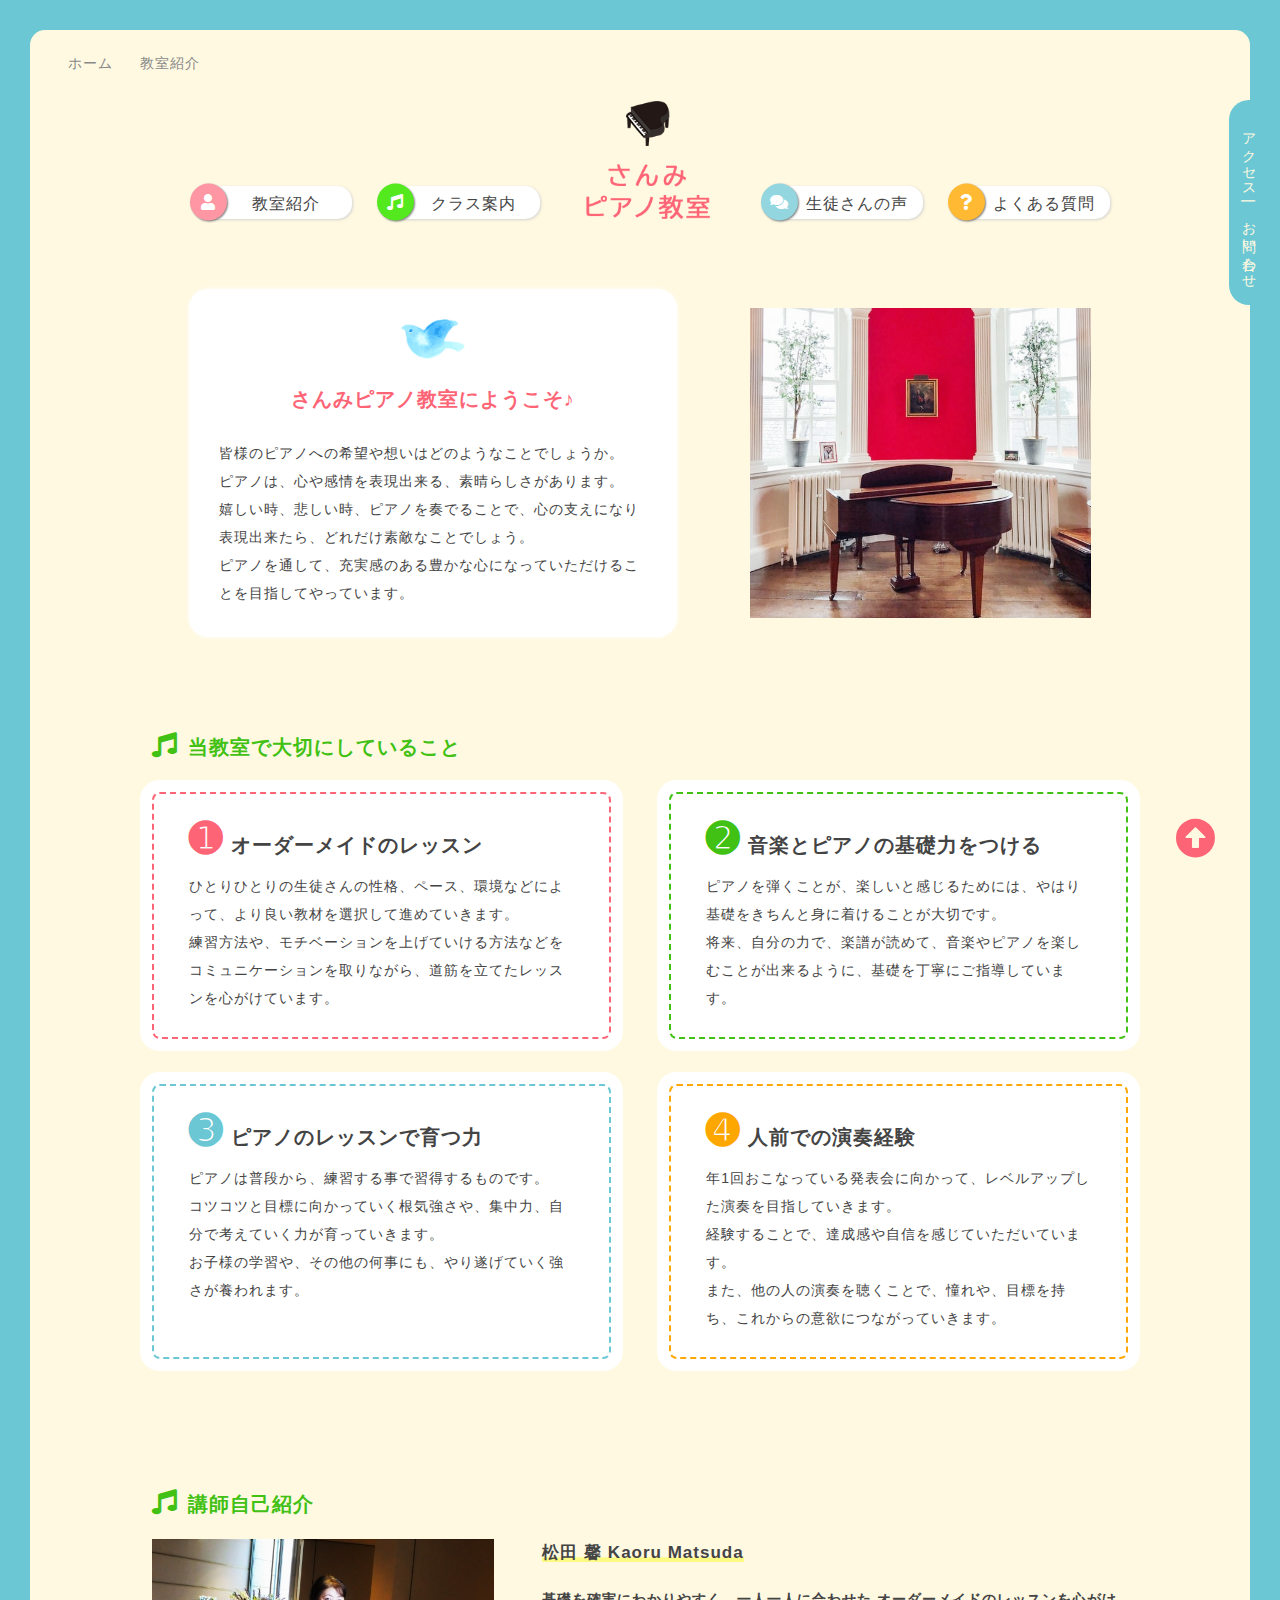
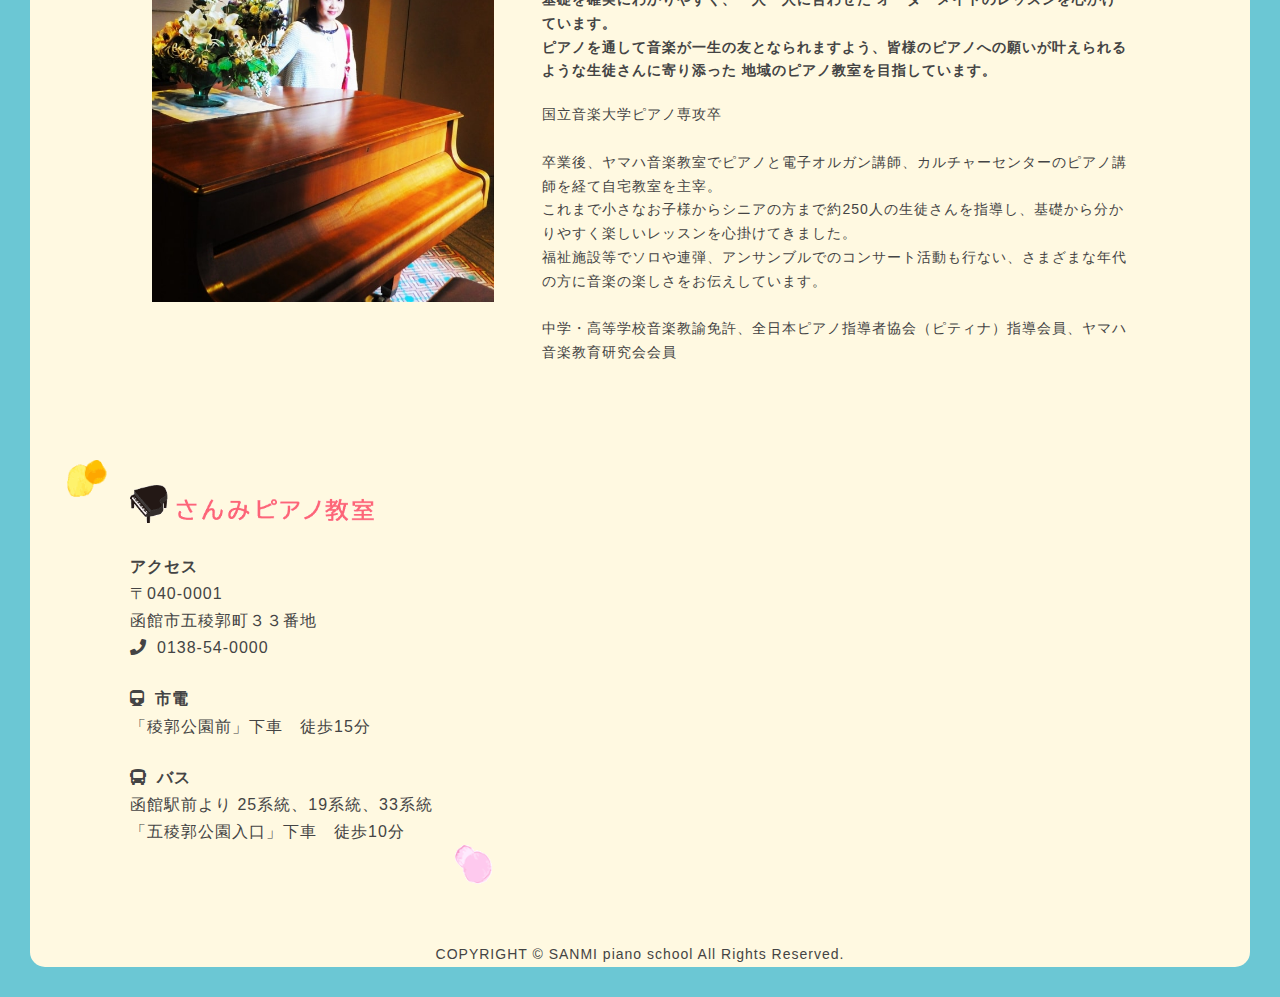
<file: intro.html>
<!DOCTYPE html>
<html lang="ja">
<head>
    <meta charset="UTF-8">
    <meta name="viewport" content="width=device-width, initial-scale=1.0">
    <title>さんみピアノ教室 ｜教室紹介</title>
    <meta name="description" content="北海道函館市五稜郭公園にあるピアノ教室">
    <meta name="keywords" content="北海道, 函館市, 鍛冶, 五稜郭公園, ピアノ教室,　保育士, 幼児,子供, 教室の紹介">
    <meta name="robots" content="noindex, nofollow" />
    <link href="https://use.fontawesome.com/releases/v5.6.1/css/all.css" rel="stylesheet">
        
        
    <!-- CSS
    –––––––––––––––––––––––––––––––––––––––––––––––––– -->  
    <link rel="stylesheet" href="css/reset.css">
    <link rel="stylesheet" href="css/style.css">
    
    <!-- jQuery 
    –––––––––––––––––––––––––––––––––––––––––––––––––– -->  
    <script src="https://ajax.googleapis.com/ajax/libs/jquery/1.10.2/jquery.min.js"></script>
    <script src="script.js"></script>
    
    <!-- Favicon
    –––––––––––––––––––––––––––––––––––––––––––––––––– -->    
    <link rel="icon" type="image/png" href="img/favicon.png">    
    
    
</head>
<body>
    
<div class="wrp">
    
    <div id="pan">
        <ol class="breadcrumb" itemscope itemtype="https://schema.org/BreadcrumbList">
      <!-- 1つめ -->
      <li itemprop="itemListElement" itemscope itemtype="https://schema.org/ListItem">
        <a itemprop="item" href="index.html"><span itemprop="name">ホーム</span></a>
        <meta itemprop="position" content="1" />
      </li>
    
      <!-- 2つめ -->
      <li itemprop="itemListElement" itemscope itemtype="https://schema.org/ListItem">
        <a itemprop="item" href="intro.html"><span itemprop="name">教室紹介</span></a>
        <meta itemprop="position" content="2" />
      </li>
    </ol>
    </div>
        
    <header class="top-header">
        <div class="header-in">
            <ul class="pc-menu">
              <li class="menu1"><a href="intro.html">&emsp;教室紹介&emsp;</a></li>  
              <li class="menu2"><a href="class.html">&ensp;クラス案内&ensp;</a></li>  
              <li><a href="index.html">
                  <img src="img/top/rogo.png" alt="">
              </a></li>  
              <li class="menu3"><a href="voice.html">生徒さんの声</a></li>  
              <li class="menu4"><a href="faq.html">よくある質問</a></li>  
            </ul>
            <div class="sp-rogo">
                <a href="index.html"><img src="img/top/rogo-yoko.png" alt=""></a>
            </div>
            <div class="menu-btn">
                <i class="fas fa-bars"></i>
            </div>
            <ul class="sp-menubtn_toggle">
              <a href="index.html"><li class="menu5">ホーム</li></a>  
              <a href="intro.html"><li class="menu6">教室紹介</li></a>  
              <a href="class.html"><li class="menu7">クラス案内</li></a>  
              <a href="voice.html"><li class="menu8">生徒さんの声</li></a>  
              <a href="faq.html"><li class="menu9">よくある質問</li></a> 
              <!--<a href="#access"><li class="menu10">アクセス</li></a> -->
              <a href="contact.html"><li class="menu11">お問い合わせ</li></a> 
            </ul>
        </div>
        <div class="submenu">
            <ul>
                <li><a href="#acsess">アクセス&ensp;|&ensp;</a></li>
                <li><a href="contact.html">お問い合わせ</a></li>
            </ul>
        </div>
    </header>
    
    <main>
        <section id="intro">
            <div class="greet-wrp">
                <div class="greet-text">
                    <img src="img/intro/bird2.png" alt="">
                    <h1>さんみピアノ教室にようこそ♪</h1>
                    <p>皆様のピアノへの希望や想いはどのような<br class="sponly">ことでしょうか。<br>
                    ピアノは、心や感情を表現出来る、<br class="sponly">素晴らしさがあります。<br>
                    嬉しい時、悲しい時、ピアノを奏でることで、<br class="sponly">心の支えになり表現出来たら、<br class="sponly">どれだけ素敵なことでしょう。<br>
                    ピアノを通して、充実感のある豊かな心になっていただけることを目指してやっています。</p>
                </div>
                <div class="greet-img">
                    <img src="img/intro/piano.jpg" alt="">
                </div>
            </div>
            <div class="import-wrp">
                <h2>当教室で大切にしていること</h2>
                <div class="import-content">
                    <div class="import import01">
                        <h3><span class="spanfont">➊</span> オーダーメイドのレッスン</h3>
                        <p>ひとりひとりの生徒さんの性格、ペース、環境などによって、より良い教材を選択して進めていきます。<br>
                        練習方法や、モチベーションを上げていける方法などをコミュニケーションを取りながら、道筋を立てたレッスンを心がけています。</p>
                    </div>
                    <div class="import import02">
                        <h3><span class="spanfont">➋</span> 音楽とピアノの基礎力をつける</h3>
                        <p>ピアノを弾くことが、楽しいと感じるためには、やはり基礎をきちんと身に着けることが大切です。<br>
                        将来、自分の力で、楽譜が読めて、音楽やピアノを楽しむことが出来るように、基礎を丁寧にご指導しています。</p>
                    </div>
                    <div class="import import03">
                        <h3><span class="spanfont">➌</span> ピアノのレッスンで育つ力</h3>
                        <p>ピアノは普段から、練習する事で習得するものです。<br>
                        コツコツと目標に向かっていく根気強さや、集中力、自分で考えていく力が育っていきます。<br>
                        お子様の学習や、その他の何事にも、やり遂げていく強さが養われます。</p>
                    </div>
                    <div class="import import04">
                        <h3><span class="spanfont">➍</span> 人前での演奏経験</h3>
                        <p>年1回おこなっている発表会に向かって、レベルアップした演奏を目指していきます。<br>
                         経験することで、達成感や自信を感じていただいています。<br>
                         また、他の人の演奏を聴くことで、憧れや、目標を持ち、これからの意欲につながっていきます。</p>
                    </div>
                </div>
            </div>
            <div class="teacher-wrp">
                <h2>講師自己紹介</h2>
                <div class="teacher">
                    <div class="teacher-img">
                        <img src="img/intro/teacher.jpg" alt="">
                    </div>
                    <div class="teacher-text">
                        <h4>松田 馨 Kaoru Matsuda</h4>
                        <h5>基礎を確実にわかりやすく、一人一人に合わせた オーダーメイドのレッスンを心がけています。<br>
                        ピアノを通して音楽が一生の友となられますよう、皆様のピアノへの願いが叶えられるような生徒さんに寄り添った
                        地域のピアノ教室を目指しています。</h5>
                        <p>国立音楽大学ピアノ専攻卒<br><br>
                        卒業後、ヤマハ音楽教室でピアノと電子オルガン講師、カルチャーセンターのピアノ講師を経て自宅教室を主宰。<br>
                        これまで小さなお子様からシニアの方まで約250人の生徒さんを指導し、基礎から分かりやすく楽しいレッスンを心掛けてきました。<br>
                        福祉施設等でソロや連弾、アンサンブルでのコンサート活動も行ない、さまざまな年代の方に音楽の楽しさをお伝えしています。<br><br>
                        中学・高等学校音楽教諭免許、全日本ピアノ指導者協会（ピティナ）指導会員、ヤマハ音楽教育研究会会員</p>
                    </div>
                </div>
            </div>
            <!--<div class="garrely-wrp">-->
            <!--    <h2>ギャラリー</h2>-->
            <!--    <div class="garrely">-->
            <!--        <img src="img/intro/gar9.jpg" alt="" width="640" height="427">-->
            <!--        <img src="img/intro/gar8.jpg" alt="" width="640" height="427">-->
            <!--        <img src="img/intro/gar7.jpg" alt="" width="640" height="427">-->
            <!--        <img src="img/intro/gar6.jpg" alt="" width="640" height="427">-->
            <!--        <img src="img/intro/gar4.jpg" alt="" width="640" height="427">-->
            <!--        <img src="img/intro/gar5.jpg" alt="" width="640" height="427">-->
            <!--        <img src="img/intro/gar1.jpg" alt="" width="640" height="427">-->
            <!--        <img src="img/intro/gar2.jpg" alt="" width="640" height="427">-->
            <!--        <img src="img/intro/gar3.jpg" alt="" width="640" height="427">-->
            <!--    </div>-->
            <!--</div>-->
        </section>
        <section id="common">
            <div id="acsess">
                <div class="access-text">
                    <h3><img src="img/top/rogo-yoko.png" alt=""></h3>
                    <h4>アクセス</h4>
                    <p>〒040-0001<br>函館市五稜郭町３３番地</p>
                    <p><i class="fas fa-phone"></i>0138-54-0000</p><br>
                    <h4><i class="fas fa-train"></i>市電</h4>
                    <p>「稜郭公園前」下車　徒歩15分</p><br>
                    <h4><i class="fas fa-bus"></i>バス</h4>
                    <p>函館駅前より 25系統、19系統、33系統<br>「五稜郭公園入口」下車　徒歩10分</p>
                </div>
                <div class="gmap">
                    <iframe src="https://www.google.com/maps/embed?pb=!1m18!1m12!1m3!1d5948.9496277749995!2d140.7521827380939!3d41.79653084434864!2m3!1f0!2f0!3f0!3m2!1i1024!2i768!4f13.1!3m3!1m2!1s0x5f9ef46bba6392c1%3A0x6c06e856c7341ce5!2z5LqU56ic6YOt5YWs5ZyS!5e0!3m2!1sja!2sjp!4v1593668203722!5m2!1sja!2sjp" width="800" height="400" frameborder="0" style="border:0;" allowfullscreen="" aria-hidden="false" tabindex="0"></iframe>
                </div>
            </div>
        </section>
    </main>
    
    <div id="pageup">
        <i class="fas fa-arrow-alt-circle-up"></i>
    </div>

    <footer>
        <small>COPYRIGHT © SANMI piano school All Rights Reserved.</small>
    </footer>

</div>

</body>
</html>
</file>
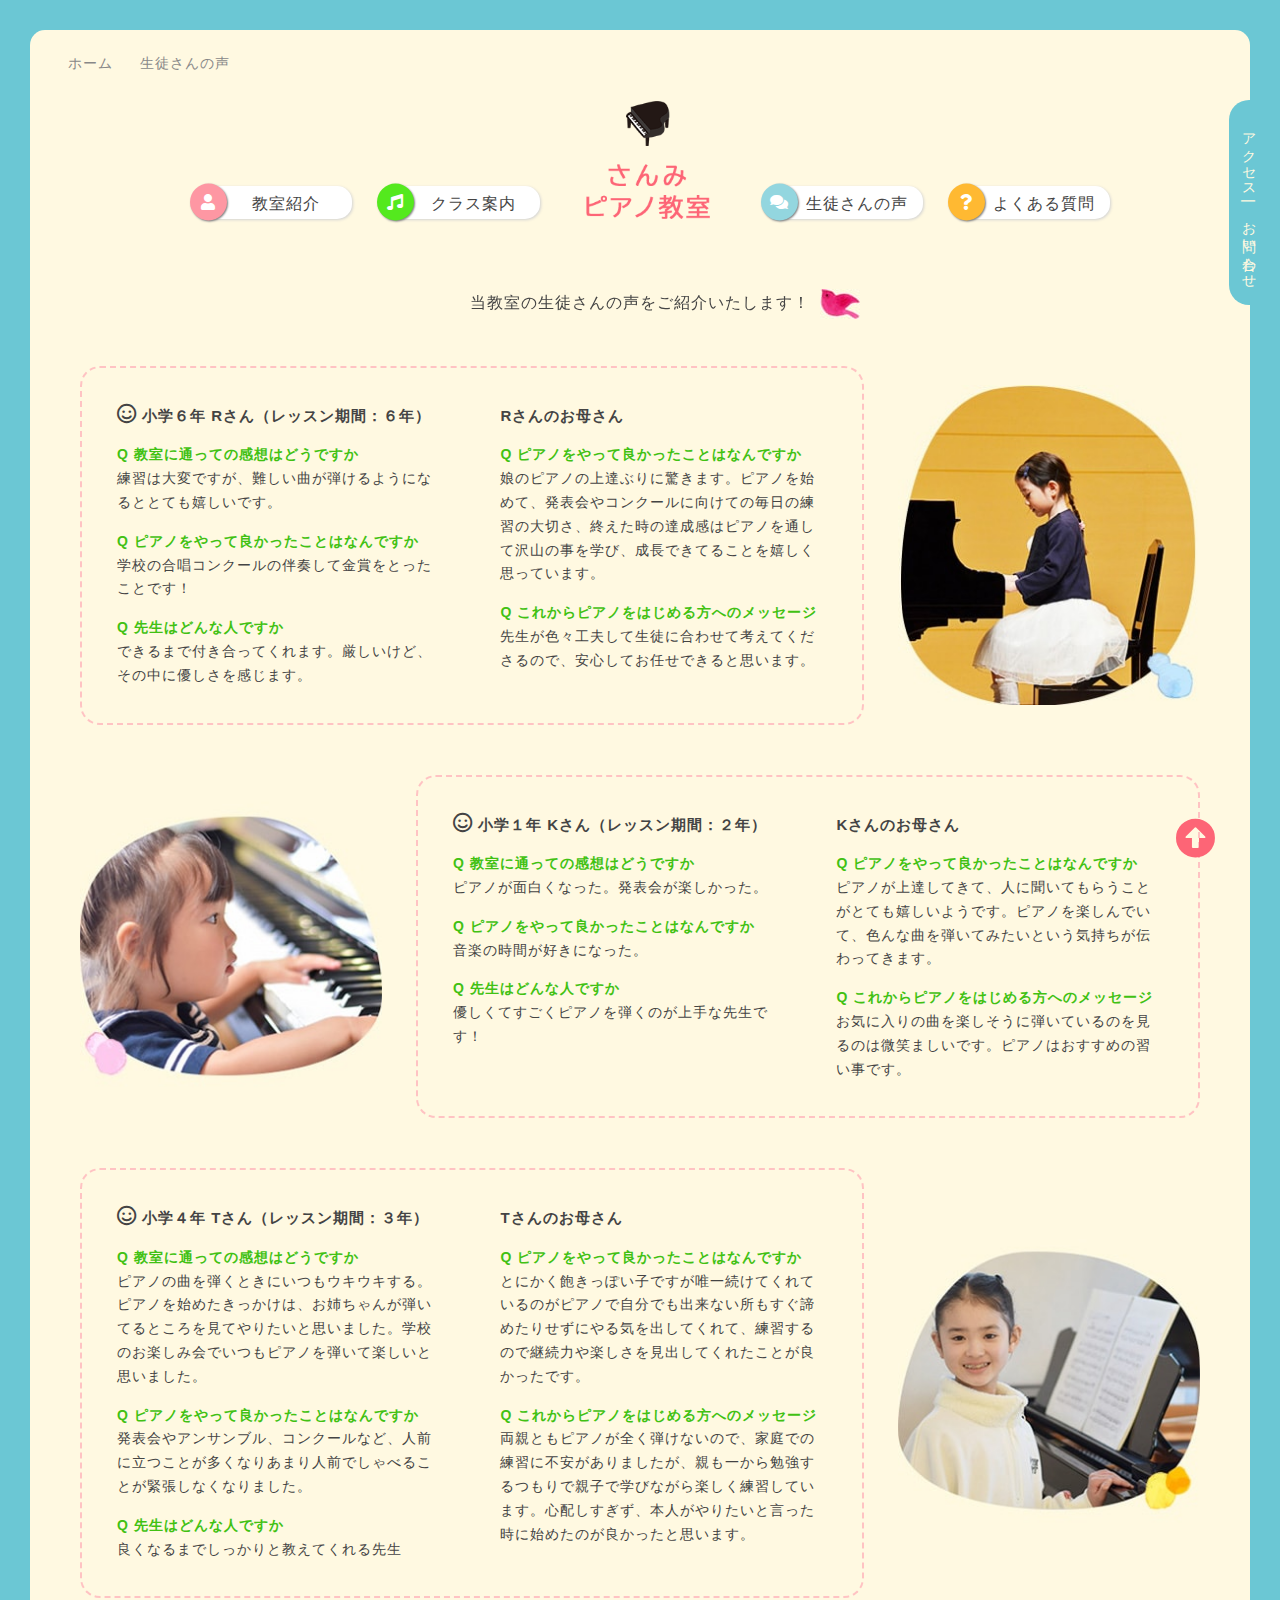
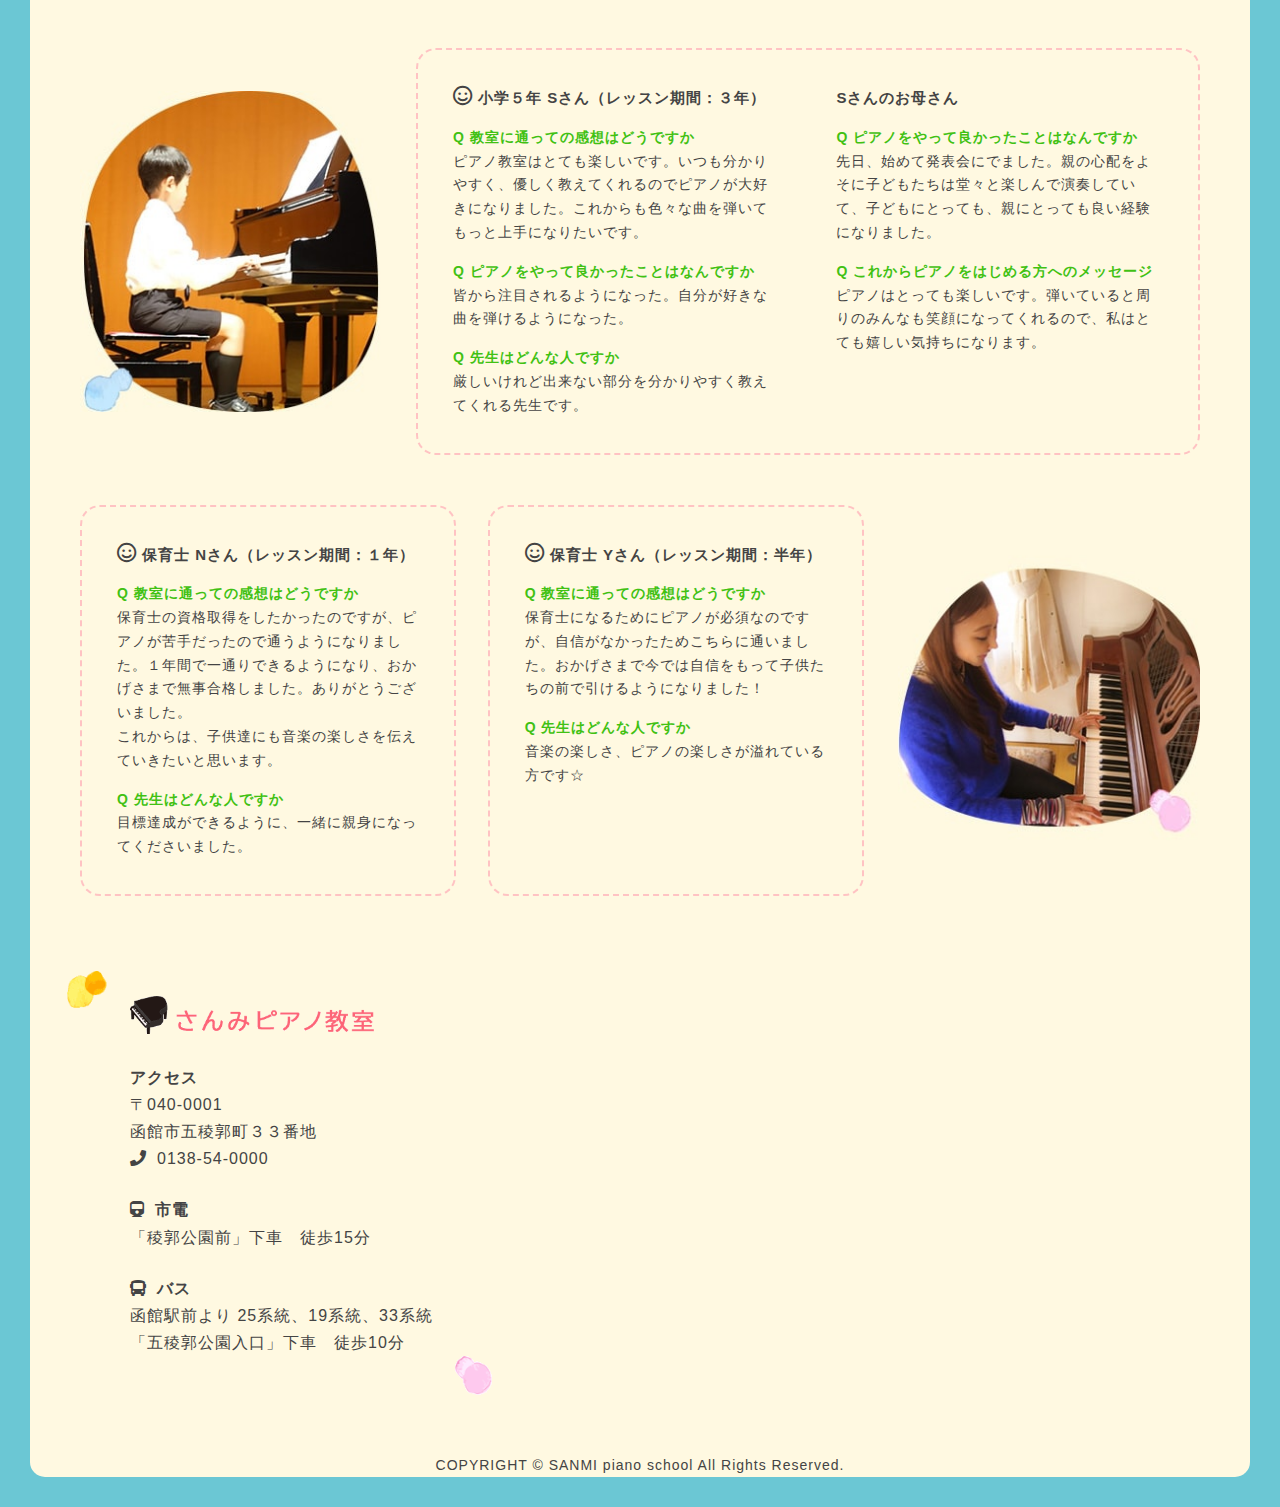
<file: voice.html>
<!DOCTYPE html>
<html lang="ja">
<head>
    <meta charset="UTF-8">
    <meta name="viewport" content="width=device-width, initial-scale=1.0">
    <title>さんみピアノ教室 ｜生徒さんの声</title>
    <meta name="description" content="北海道函館市五稜郭公園にあるピアノ教室">
    <meta name="keywords" content="北海道, 函館市, 鍛冶, 五稜郭公園, ピアノ教室,　保育士, 幼児,子供, 生徒の声">
    <meta name="robots" content="noindex, nofollow" />
    <link href="https://use.fontawesome.com/releases/v5.6.1/css/all.css" rel="stylesheet">
        
        
    <!-- CSS
    –––––––––––––––––––––––––––––––––––––––––––––––––– -->  
    <link rel="stylesheet" href="css/reset.css">
    <link rel="stylesheet" href="css/style.css">
    
    <!-- jQuery 
    –––––––––––––––––––––––––––––––––––––––––––––––––– -->  
    <script src="https://ajax.googleapis.com/ajax/libs/jquery/1.10.2/jquery.min.js"></script>
    <script src="script.js"></script>
    
    <!-- Favicon
    –––––––––––––––––––––––––––––––––––––––––––––––––– -->    
    <link rel="icon" type="image/png" href="img/favicon.png">    
    
    
</head>
<body>
    
<div class="wrp">

    <div id="pan">
        <ol class="breadcrumb" itemscope itemtype="https://schema.org/BreadcrumbList">
      <!-- 1つめ -->
      <li itemprop="itemListElement" itemscope itemtype="https://schema.org/ListItem">
        <a itemprop="item" href="index.html"><span itemprop="name">ホーム</span></a>
        <meta itemprop="position" content="1" />
      </li>
    
      <!-- 2つめ -->
      <li itemprop="itemListElement" itemscope itemtype="https://schema.org/ListItem">
        <a itemprop="item" href="voice.html"><span itemprop="name">生徒さんの声</span></a>
        <meta itemprop="position" content="2" />
      </li>
    </ol>
    </div>
        
    <header class="top-header">
        <div class="header-in">
            <ul class="pc-menu">
              <li class="menu1"><a href="intro.html">&emsp;教室紹介&emsp;</a></li>  
              <li class="menu2"><a href="class.html">&ensp;クラス案内&ensp;</a></li>  
              <li><a href="index.html">
                  <img src="img/top/rogo.png" alt="">
              </a></li>  
              <li class="menu3"><a href="voice.html">生徒さんの声</a></li>  
              <li class="menu4"><a href="faq.html">よくある質問</a></li>  
            </ul>
            <div class="sp-rogo">
                <a href="index.html"><img src="img/top/rogo-yoko.png" alt=""></a>
            </div>
            <div class="menu-btn">
                <i class="fas fa-bars"></i>
            </div>
            <ul class="sp-menubtn_toggle">
              <a href="index.html"><li class="menu5">ホーム</li></a>  
              <a href="intro.html"><li class="menu6">教室紹介</li></a>  
              <a href="class.html"><li class="menu7">クラス案内</li></a>  
              <a href="voice.html"><li class="menu8">生徒さんの声</li></a>  
              <a href="faq.html"><li class="menu9">よくある質問</li></a> 
              <!--<a href="#access"><li class="menu10">アクセス</li></a> -->
              <a href="contact.html"><li class="menu11">お問い合わせ</li></a> 
            </ul>
        </div>
        <div class="submenu">
            <ul>
                <li><a href="#acsess">アクセス&ensp;|&ensp;</a></li>
                <li><a href="contact.html">お問い合わせ</a></li>
            </ul>
        </div>
    </header>
    
    <main>
        <section id="voice">
            <p class="voice-title">当教室の生徒さんの声をご紹介いたします！</p>
            <div class="pc-voice">
                <div class="voice">
                    <div class="two-wrp">
                        <div class="students">
                            <h2><i class="far fa-smile"></i> 小学６年 Rさん（レッスン期間：６年）</h2>
                            <h3>Q 教室に通っての感想はどうですか</h3>
                            <p>練習は大変ですが、難しい曲が弾けるようになるととても嬉しいです。</p>
                            <h3>Q ピアノをやって良かったことはなんですか</h3>
                            <p>学校の合唱コンクールの伴奏して金賞をとったことです！</p>
                            <h3>Q 先生はどんな人ですか</h3>
                            <p>できるまで付き合ってくれます。厳しいけど、その中に優しさを感じます。</p>
                        </div>
                        <div class="parents">
                            <h2>Rさんのお母さん</h2>
                            <h3>Q ピアノをやって良かったことはなんですか</h3>
                            <p>娘のピアノの上達ぶりに驚きます。ピアノを始めて、発表会やコンクールに向けての毎日の練習の大切さ、終えた時の達成感はピアノを通して沢山の事を学び、成長できてることを嬉しく思っています。</p>
                            <h3>Q これからピアノをはじめる方へのメッセージ</h3>
                            <p>先生が色々工夫して生徒に合わせて考えてくださるので、安心してお任せできると思います。</p>
                        </div>
                    </div>
                    <div class="gallery">
                        <img src="img/voice/gal1.jpg" alt="">
                    </div>
                </div>
                <div class="voice">
                    <div class="gallery">
                            <img src="img/voice/gal22.jpg" alt="">
                    </div>
                    <div class="two-wrp">
                        <div class="students">
                            <h2><i class="far fa-smile"></i> 小学１年 Kさん（レッスン期間：２年）</h2>
                            <h3>Q 教室に通っての感想はどうですか</h3>
                            <p>ピアノが面白くなった。発表会が楽しかった。</p>
                            <h3>Q ピアノをやって良かったことはなんですか</h3>
                            <p>音楽の時間が好きになった。</p>
                            <h3>Q 先生はどんな人ですか</h3>
                            <p>優しくてすごくピアノを弾くのが上手な先生です！</p>
                    </div>
                        <div class="parents">
                            <h2>Kさんのお母さん</h2>
                            <h3>Q ピアノをやって良かったことはなんですか</h3>
                            <p>ピアノが上達してきて、人に聞いてもらうことがとても嬉しいようです。ピアノを楽しんでいて、色んな曲を弾いてみたいという気持ちが伝わってきます。</p>
                            <h3>Q これからピアノをはじめる方へのメッセージ</h3>
                            <p>お気に入りの曲を楽しそうに弾いているのを見るのは微笑ましいです。ピアノはおすすめの習い事です。</p>
                    </div>
                    </div>
                </div>
                <div class="voice">
                    <div class="two-wrp">
                        <div class="students">
                            <h2><i class="far fa-smile"></i> 小学４年 Tさん（レッスン期間：３年）</h2>
                            <h3>Q 教室に通っての感想はどうですか</h3>
                            <p>ピアノの曲を弾くときにいつもウキウキする。ピアノを始めたきっかけは、お姉ちゃんが弾いてるところを見てやりたいと思いました。学校のお楽しみ会でいつもピアノを弾いて楽しいと思いました。</p>
                            <h3>Q ピアノをやって良かったことはなんですか</h3>
                            <p>発表会やアンサンブル、コンクールなど、人前に立つことが多くなりあまり人前でしゃべることが緊張しなくなりました。</p>
                            <h3>Q 先生はどんな人ですか</h3>
                            <p>良くなるまでしっかりと教えてくれる先生</p>
                    </div>
                        <div class="parents">
                            <h2>Tさんのお母さん</h2>
                            <h3>Q ピアノをやって良かったことはなんですか</h3>
                            <p>とにかく飽きっぽい子ですが唯一続けてくれているのがピアノで自分でも出来ない所もすぐ諦めたりせずにやる気を出してくれて、練習するので継続力や楽しさを見出してくれたことが良かったです。</p>
                            <h3>Q これからピアノをはじめる方へのメッセージ</h3>
                            <p>両親ともピアノが全く弾けないので、家庭での練習に不安がありましたが、親も一から勉強するつもりで親子で学びながら楽しく練習しています。心配しすぎず、本人がやりたいと言った時に始めたのが良かったと思います。</p>
                    </div>
                    </div>
                    <div class="gallery">
                        <img src="img/voice/gal3.jpg" alt="">
                    </div>
                </div>
                <div class="voice">
                    <div class="gallery">
                        <img src="img/voice/gal4.jpg" alt="">
                    </div>
                    <div class="two-wrp">
                        <div class="students">
                            <h2><i class="far fa-smile"></i> 小学５年 Sさん（レッスン期間：３年）</h2>
                            <h3>Q 教室に通っての感想はどうですか</h3>
                            <p>ピアノ教室はとても楽しいです。いつも分かりやすく、優しく教えてくれるのでピアノが大好きになりました。これからも色々な曲を弾いてもっと上手になりたいです。</p>
                            <h3>Q ピアノをやって良かったことはなんですか</h3>
                            <p>皆から注目されるようになった。自分が好きな曲を弾けるようになった。</p>
                            <h3>Q 先生はどんな人ですか</h3>
                            <p>厳しいけれど出来ない部分を分かりやすく教えてくれる先生です。</p>
                    </div>
                        <div class="parents">
                            <h2>Sさんのお母さん</h2>
                            <h3>Q ピアノをやって良かったことはなんですか</h3>
                            <p>先日、始めて発表会にでました。親の心配をよそに子どもたちは堂々と楽しんで演奏していて、子どもにとっても、親にとっても良い経験になりました。</p>
                            <h3>Q これからピアノをはじめる方へのメッセージ</h3>
                            <p>ピアノはとっても楽しいです。弾いていると周りのみんなも笑顔になってくれるので、私はとても嬉しい気持ちになります。</p>
                        </div>
                    </div>    
                </div>
                <div class="voice">
                    <div class="hoiku">
                    <div class="one-wrp">
                        <h2><i class="far fa-smile"></i> 保育士 Nさん（レッスン期間：１年）</h2>
                        <h3>Q 教室に通っての感想はどうですか</h3>
                        <p>保育士の資格取得をしたかったのですが、ピアノが苦手だったので通うようになりました。１年間で一通りできるようになり、おかげさまで無事合格しました。ありがとうございました。<br>
                        これからは、子供達にも音楽の楽しさを伝えていきたいと思います。</p>
                        <h3>Q 先生はどんな人ですか</h3>
                        <p>目標達成ができるように、一緒に親身になってくださいました。</p>
                    </div>
                    <div class="one-wrp">
                        <h2><i class="far fa-smile"></i> 保育士 Yさん（レッスン期間：半年）</h2>
                        <h3>Q 教室に通っての感想はどうですか</h3>
                        <p>保育士になるためにピアノが必須なのですが、自信がなかったためこちらに通いました。おかげさまで今では自信をもって子供たちの前で引けるようになりました！</p>
                        <h3>Q 先生はどんな人ですか</h3>
                        <p>音楽の楽しさ、ピアノの楽しさが溢れている方です☆</p>
                    </div>
                    </div>
                    <div class="gallery">
                        <img src="img/voice/gal5.jpg" alt="">
                    </div>
                </div>
            </div>
            <div class="sp-voice">
                <div class="voice">
                    <div class="two-wrp">
                        <div class="students">
                            <h2><i class="far fa-smile"></i> 小学６年 Rさん（レッスン期間：６年）</h2>
                            <h3>Q 教室に通っての感想はどうですか</h3>
                            <p>練習は大変ですが、難しい曲が弾けるようになるととても嬉しいです。</p>
                            <h3>Q ピアノをやって良かったことはなんですか</h3>
                            <p>学校の合唱コンクールの伴奏して金賞をとったことです！</p>
                            <h3>Q 先生はどんな人ですか</h3>
                            <p>できるまで付き合ってくれます。厳しいけど、その中に優しさを感じます。</p>
                        </div>
                        <div class="parents">
                            <h2>Rさんのお母さん</h2>
                            <h3>Q ピアノをやって良かったことはなんですか</h3>
                            <p>娘のピアノの上達ぶりに驚きます。ピアノを始めて、発表会やコンクールに向けての毎日の練習の大切さ、終えた時の達成感はピアノを通して沢山の事を学び、成長できてることを嬉しく思っています。</p>
                            <h3>Q これからピアノをはじめる方へのメッセージ</h3>
                            <p>先生が色々工夫して生徒に合わせて考えてくださるので、安心してお任せできると思います。</p>
                        </div>
                    </div>
                    <div class="gallery">
                        <img src="img/voice/gal1.jpg" alt="">
                    </div>
                </div>
                <div class="voice">
                    <div class="two-wrp">
                        <div class="students">
                            <h2><i class="far fa-smile"></i> 小学１年 Kさん（レッスン期間：２年）</h2>
                            <h3>Q 教室に通っての感想はどうですか</h3>
                            <p>ピアノが面白くなった。発表会が楽しかった。</p>
                            <h3>Q ピアノをやって良かったことはなんですか</h3>
                            <p>音楽の時間が好きになった。</p>
                            <h3>Q 先生はどんな人ですか</h3>
                            <p>優しくてすごくピアノを弾くのが上手な先生です！</p>
                    </div>
                        <div class="parents">
                            <h2>Kさんのお母さん</h2>
                            <h3>Q ピアノをやって良かったことはなんですか</h3>
                            <p>ピアノが上達してきて、人に聞いてもらうことがとても嬉しいようです。ピアノを楽しんでいて、色んな曲を弾いてみたいという気持ちが伝わってきます。</p>
                            <h3>Q これからピアノをはじめる方へのメッセージ</h3>
                            <p>お気に入りの曲を楽しそうに弾いているのを見るのは微笑ましいです。ピアノはおすすめの習い事です。</p>
                    </div>
                    </div>
                    <div class="gallery">
                            <img src="img/voice/gal22.jpg" alt="">
                    </div>
                </div>
                <div class="voice">
                    <div class="two-wrp">
                        <div class="students">
                            <h2><i class="far fa-smile"></i> 小学４年 Tさん（レッスン期間：３年）</h2>
                            <h3>Q 教室に通っての感想はどうですか</h3>
                            <p>ピアノの曲を弾くときにいつもウキウキする。ピアノを始めたきっかけは、お姉ちゃんが弾いてるところを見てやりたいと思いました。学校のお楽しみ会でいつもピアノを弾いて楽しいと思いました。</p>
                            <h3>Q ピアノをやって良かったことはなんですか</h3>
                            <p>発表会やアンサンブル、コンクールなど、人前に立つことが多くなりあまり人前でしゃべることが緊張しなくなりました。</p>
                            <h3>Q 先生はどんな人ですか</h3>
                            <p>良くなるまでしっかりと教えてくれる先生</p>
                    </div>
                        <div class="parents">
                            <h2>Tさんのお母さん</h2>
                            <h3>Q ピアノをやって良かったことはなんですか</h3>
                            <p>とにかく飽きっぽい子ですが唯一続けてくれているのがピアノで自分でも出来ない所もすぐ諦めたりせずにやる気を出してくれて、練習するので継続力や楽しさを見出してくれたことが良かったです。</p>
                            <h3>Q これからピアノをはじめる方へのメッセージ</h3>
                            <p>両親ともピアノが全く弾けないので、家庭での練習に不安がありましたが、親も一から勉強するつもりで親子で学びながら楽しく練習しています。心配しすぎず、本人がやりたいと言った時に始めたのが良かったと思います。</p>
                    </div>
                    </div>
                    <div class="gallery">
                        <img src="img/voice/gal3.jpg" alt="">
                    </div>
                </div>
                <div class="voice">
                    <div class="two-wrp">
                        <div class="students">
                            <h2><i class="far fa-smile"></i> 小学５年 Sさん（レッスン期間：３年）</h2>
                            <h3>Q 教室に通っての感想はどうですか</h3>
                            <p>ピアノ教室はとても楽しいです。いつも分かりやすく、優しく教えてくれるのでピアノが大好きになりました。これからも色々な曲を弾いてもっと上手になりたいです。</p>
                            <h3>Q ピアノをやって良かったことはなんですか</h3>
                            <p>皆から注目されるようになった。自分が好きな曲を弾けるようになった。</p>
                            <h3>Q 先生はどんな人ですか</h3>
                            <p>厳しいけれど出来ない部分を分かりやすく教えてくれる先生です。</p>
                    </div>
                        <div class="parents">
                            <h2>Sさんのお母さん</h2>
                            <h3>Q ピアノをやって良かったことはなんですか</h3>
                            <p>先日、始めて発表会にでました。親の心配をよそに子どもたちは堂々と楽しんで演奏していて、子どもにとっても、親にとっても良い経験になりました。</p>
                            <h3>Q これからピアノをはじめる方へのメッセージ</h3>
                            <p>ピアノはとっても楽しいです。弾いていると周りのみんなも笑顔になってくれるので、私はとても嬉しい気持ちになります。</p>
                        </div>
                    </div>    
                    <div class="gallery">
                        <img src="img/voice/gal4.jpg" alt="">
                    </div>
                </div>
                <div class="voice">
                    <div class="hoiku">
                    <div class="one-wrp">
                        <h2><i class="far fa-smile"></i> 保育士 Nさん（レッスン期間：１年）</h2>
                        <h3>Q 教室に通っての感想はどうですか</h3>
                        <p>保育士の資格取得をしたかったのですが、ピアノが苦手だったので通うようになりました。１年間で一通りできるようになり、おかげさまで無事合格しました。ありがとうございました。<br>
                        これからは、子供達にも音楽の楽しさを伝えていきたいと思います。</p>
                        <h3>Q 先生はどんな人ですか</h3>
                        <p>目標達成ができるように、一緒に親身になってくださいました。</p>
                    </div>
                    <div class="one-wrp">
                        <h2><i class="far fa-smile"></i> 保育士 Yさん（レッスン期間：半年）</h2>
                        <h3>Q 教室に通っての感想はどうですか</h3>
                        <p>保育士になるためにピアノが必須なのですが、自信がなかったためこちらに通いました。おかげさまで今では自信をもって子供たちの前で引けるようになりました！</p>
                        <h3>Q 先生はどんな人ですか</h3>
                        <p>音楽の楽しさ、ピアノの楽しさが溢れている方です☆</p>
                    </div>
                    </div>
                    <div class="gallery">
                        <img src="img/voice/gal5.jpg" alt="">
                    </div>
                </div>
            </div>
        </section>
        <section id="common">
            <div id="acsess">
                <div class="access-text">
                    <h3><img src="img/top/rogo-yoko.png" alt=""></h3>
                    <h4>アクセス</h4>
                    <p>〒040-0001<br>函館市五稜郭町３３番地</p>
                    <p><i class="fas fa-phone"></i>0138-54-0000</p><br>
                    <h4><i class="fas fa-train"></i>市電</h4>
                    <p>「稜郭公園前」下車　徒歩15分</p><br>
                    <h4><i class="fas fa-bus"></i>バス</h4>
                    <p>函館駅前より 25系統、19系統、33系統<br>「五稜郭公園入口」下車　徒歩10分</p>
                </div>
                <div class="gmap">
                    <iframe src="https://www.google.com/maps/embed?pb=!1m18!1m12!1m3!1d5948.9496277749995!2d140.7521827380939!3d41.79653084434864!2m3!1f0!2f0!3f0!3m2!1i1024!2i768!4f13.1!3m3!1m2!1s0x5f9ef46bba6392c1%3A0x6c06e856c7341ce5!2z5LqU56ic6YOt5YWs5ZyS!5e0!3m2!1sja!2sjp!4v1593668203722!5m2!1sja!2sjp" width="800" height="400" frameborder="0" style="border:0;" allowfullscreen="" aria-hidden="false" tabindex="0"></iframe>
                </div>
            </div>
        </section>
    </main>

    <div id="pageup">
        <i class="fas fa-arrow-alt-circle-up"></i>
    </div>    

    <footer>
        <small>COPYRIGHT © SANMI piano school All Rights Reserved.</small>
    </footer>
    
</div>

</body>
</html>
</file>
<file: css/style.css>
@charset "UTF-8";
* {
  box-sizing: border-box; }

a,
a:hover {
  text-decoration: none;
  color: #444444; }

li {
  list-style: none; }

img {
  max-width: 100%;
  height: auto;
  border: none;
  vertical-align: bottom;
  display: block; }

html {
  font-size: 62.5%; }

body {
  margin: 0 auto;
  color: #444444;
  font-size: 1.4rem;
  font-family: "Noto Sans JP", "sans-serif", "Hiragino Kaku Gothic ProN", "ヒラギノ角ゴ ProN W3", Meiryo, メイリオ, Osaka, "MS PGothic", arial, helvetica, sans-serif;
  background-color: #6bc7d4;
  line-height: 1.7;
  letter-spacing: 0.1rem; }

body {
  width: 100%;
  padding: 30px; }
  body .wrp {
    border-radius: 15px;
    background-color: #FFF9E1;
    margin: 0 auto; }
  body #pan {
    padding: 2.0rem 0 0 2.0rem; }
    body #pan .breadcrumb {
      margin: 0;
      padding: 0;
      list-style: none; }
    body #pan .breadcrumb li {
      display: inline; }
    body #pan .breadcrumb li:after {
      font-family: FontAwesome;
      content: '\f0da';
      padding: 0 0.2em;
      color: silver; }
    body #pan .breadcrumb li:last-child:after {
      content: ''; }
    body #pan .breadcrumb li a {
      text-decoration: none;
      color: #888; }
    body #pan .breadcrumb li:first-child a:before {
      font-family: FontAwesome;
      content: '\f015';
      font-weight: normal;
      font-size: 1.1em;
      margin-right: 0.5rem; }
    body #pan .breadcrumb li a:hover {
      text-decoration: underline; }
  body header .sp-rogo,
  body header .menu-btn,
  body header .sp-menubtn_toggle {
    display: none; }
  body header .header-in {
    padding: 2.5rem 0 2.0rem; }
    body header .header-in .pc-menu {
      text-align: center; }
      body header .header-in .pc-menu li {
        display: inline-block;
        font-size: 1.6rem;
        margin-left: 3.0rem;
        vertical-align: bottom;
        position: relative;
        background: #fff;
        padding: 0.4rem 1.5rem 0.2rem 3.5rem;
        color: #474747;
        border-radius: 0 15px 15px 0;
        box-shadow: 1px 1px 3px lightgray; }
      body header .header-in .pc-menu li:hover {
        box-shadow: 3px 1px 3px gray; }
      body header .header-in .pc-menu li::before {
        font-family: "Font Awesome 5 Free";
        content: "";
        display: inline-block;
        position: absolute;
        padding: 0em;
        color: white;
        font-weight: 900;
        width: 37px;
        text-align: center;
        height: 37px;
        line-height: 37px;
        left: -1.0rem;
        top: 50%;
        -webkit-transform: translateY(-50%);
        transform: translateY(-50%);
        border-radius: 50%;
        box-shadow: 1px 1px 2px grey; }
      body header .header-in .pc-menu .menu1::before {
        content: "\f007";
        background: #fe97a3; }
      body header .header-in .pc-menu .menu2::before {
        content: "\f001";
        background: #54e91e; }
      body header .header-in .pc-menu .menu3::before {
        content: "\f086";
        background: #93d6df; }
      body header .header-in .pc-menu .menu4::before {
        content: "\f128";
        background: #ffb932; }
      body header .header-in .pc-menu li:nth-of-type(3) {
        background-color: #FFF9E1;
        padding: 0;
        margin: 0;
        margin-left: 1.5rem;
        box-shadow: none; }
        body header .header-in .pc-menu li:nth-of-type(3) img {
          width: 70%;
          margin: 0 auto; }
      body header .header-in .pc-menu li:nth-of-type(3)::before {
        content: none; }
  body header .submenu ul {
    background-color: #6bc7d4;
    border-radius: 20px 0 0 20px;
    position: fixed;
    top: 100px;
    right: 13px;
    padding: 23px 7px; }
    body header .submenu ul li {
      writing-mode: vertical-rl; }
      body header .submenu ul li a {
        color: #FFF9E1; }
  body .sp-topimg {
    display: none; }
  body #intro {
    width: 80%;
    margin: 5.0rem auto; }
    body #intro h2 {
      font-size: 2.0rem;
      line-height: 3;
      color: #41c113; }
    body #intro h2::before {
      font-family: "Font Awesome 5 Free";
      content: "\f001";
      margin-right: 1.0rem;
      font-size: 2.5rem; }
    body #intro .greet-wrp {
      display: flex;
      justify-content: space-around;
      align-items: center;
      margin-bottom: 7.0rem; }
      body #intro .greet-wrp .greet-text {
        width: 50%;
        border-radius: 20px;
        background: #fff;
        padding: 3.0rem;
        box-shadow: 0 0 5px #fff; }
        body #intro .greet-wrp .greet-text img {
          width: 15%;
          margin: 0 auto; }
        body #intro .greet-wrp .greet-text h1 {
          text-align: center;
          font-size: 2.0rem;
          line-height: 4;
          color: #fd6576; }
        body #intro .greet-wrp .greet-text p {
          line-height: 2; }
          body #intro .greet-wrp .greet-text p .sponly {
            display: none; }
      body #intro .greet-wrp .greet-img {
        width: 35%; }
    body #intro .import-wrp {
      margin-bottom: 7.0rem; }
      body #intro .import-wrp .import-content {
        display: flex;
        flex-wrap: wrap;
        justify-content: space-between; }
        body #intro .import-wrp .import-content .import {
          width: 47%;
          margin: 1.0rem 0 3.5rem;
          background: #fff;
          padding: 1.0rem 3.5rem 2.5rem;
          border-radius: 8px;
          box-shadow: 0px 0px 0px 12px #fff; }
          body #intro .import-wrp .import-content .import h3 {
            font-size: 2.0rem; }
          body #intro .import-wrp .import-content .import span {
            font-size: 4.0rem; }
          body #intro .import-wrp .import-content .import p {
            line-height: 2; }
        body #intro .import-wrp .import-content .import01 {
          border: dashed 2px #fd6576; }
          body #intro .import-wrp .import-content .import01 .spanfont {
            color: #fd6576; }
        body #intro .import-wrp .import-content .import02 {
          border: dashed 2px #41c113; }
          body #intro .import-wrp .import-content .import02 .spanfont {
            color: #41c113; }
        body #intro .import-wrp .import-content .import03 {
          border: dashed 2px #6bc7d4; }
          body #intro .import-wrp .import-content .import03 .spanfont {
            color: #6bc7d4; }
        body #intro .import-wrp .import-content .import04 {
          border: dashed 2px #FEA700; }
          body #intro .import-wrp .import-content .import04 .spanfont {
            color: #FEA700; }
    body #intro .teacher-wrp {
      margin-bottom: 7.0rem; }
      body #intro .teacher-wrp .teacher {
        display: flex;
        justify-content: space-between; }
        body #intro .teacher-wrp .teacher .teacher-img {
          width: 35%; }
        body #intro .teacher-wrp .teacher .teacher-text {
          width: 60%; }
          body #intro .teacher-wrp .teacher .teacher-text h4 {
            font-size: 1.7rem;
            background: linear-gradient(transparent 70%, #FCFA83 80%);
            display: inline; }
          body #intro .teacher-wrp .teacher .teacher-text h5 {
            margin: 2.0rem 0; }
    body #intro .garrely-wrp .garrely {
      display: flex;
      flex-wrap: wrap;
      justify-content: space-between; }
    body #intro .garrely-wrp img {
      width: 30%;
      height: auto;
      overflow: hidden;
      margin-bottom: 3.0rem; }
  body #class .class-title {
    text-align: center;
    margin: 5.0rem 0 7.0rem 0;
    font-size: 1.6rem;
    position: relative; }
  body #class .class-title::after {
    content: url(../img/class/fog-mini.jpg);
    position: absolute; }
  body #class .class-wrp {
    width: 75%;
    margin: 0 auto;
    margin-bottom: 8.0rem;
    display: flex;
    justify-content: space-between; }
    body #class .class-wrp .class {
      width: 32%;
      text-align: center;
      border-radius: 15px;
      opacity: 0.6; }
      body #class .class-wrp .class a {
        color: #fff;
        display: block;
        padding: 3.0rem 1.0rem; }
      body #class .class-wrp .class h1 {
        font-size: 2.5rem; }
        body #class .class-wrp .class h1 .sponly {
          display: none; }
      body #class .class-wrp .class h2 {
        font-size: 2.0rem; }
    body #class .class-wrp .class:hover {
      opacity: 0.8; }
  body #class .detail-wrp {
    width: 80%;
    margin: 0 auto; }
    body #class .detail-wrp .detail {
      display: flex;
      justify-content: space-between;
      align-items: center;
      margin-bottom: 10.0rem; }
      body #class .detail-wrp .detail .detail-text {
        width: 55%; }
        body #class .detail-wrp .detail .detail-text h1 {
          font-size: 2.5rem;
          text-align: center;
          opacity: 0.6;
          color: #fff;
          border-radius: 10px;
          padding: 0.3rem;
          margin-bottom: 3.0rem; }
        body #class .detail-wrp .detail .detail-text h2 {
          font-size: 2.0rem; }
        body #class .detail-wrp .detail .detail-text h5 {
          margin: 2.0rem 0 1.0rem;
          font-size: 1.5rem; }
        body #class .detail-wrp .detail .detail-text h4 {
          font-size: 1.5rem; }
        body #class .detail-wrp .detail .detail-text p {
          margin-bottom: 1.5rem; }
        body #class .detail-wrp .detail .detail-text i {
          color: #fd6576; }
      body #class .detail-wrp .detail .detail-img {
        width: 40%; }
        body #class .detail-wrp .detail .detail-img img {
          box-shadow: 2px 2px 4px grey; }
  body #class .baby {
    background-color: #fd6576; }
  body #class .child {
    background-color: #41c113; }
  body #class .hoiku {
    background-color: #6bc7d4; }
  body #class .other-wrp {
    width: 60%;
    margin: 0 auto;
    margin-bottom: 10.0rem;
    padding: 3.5rem;
    border: dashed 2px #ffc3c3;
    border-radius: 20px;
    position: relative; }
    body #class .other-wrp h3 {
      font-size: 1.7rem;
      margin-top: 3.0rem; }
      body #class .other-wrp h3 i {
        margin-right: 1.0rem;
        color: #fd6576; }
    body #class .other-wrp h3:first-of-type {
      margin-top: 0; }
    body #class .other-wrp a {
      color: #6bc7d4; }
  body #class .other-wrp::after {
    content: url(../img/class/kuma.jpg);
    position: absolute;
    right: -20%;
    bottom: 0; }
  body #voice .voice-title {
    text-align: center;
    margin: 5.0rem 0;
    font-size: 1.6rem;
    position: relative; }
  body #voice .voice-title::after {
    content: url(../img/voice/bird.jpg);
    position: absolute;
    margin-left: 1.0rem; }
  body #voice .sp-voice {
    display: none; }
  body #voice .voice {
    margin: 5.0rem;
    display: flex;
    justify-content: space-between;
    align-items: center; }
    body #voice .voice .two-wrp {
      width: 70%;
      padding: 3.5rem;
      border: dashed 2px #ffc3c3;
      border-radius: 20px;
      display: flex;
      justify-content: space-between; }
      body #voice .voice .two-wrp .students {
        width: 46%; }
      body #voice .voice .two-wrp .parents {
        width: 46%; }
    body #voice .voice .hoiku {
      width: 70%;
      display: flex;
      justify-content: space-between; }
      body #voice .voice .hoiku .one-wrp {
        width: 48%;
        padding: 3.5rem;
        border: dashed 2px #ffc3c3;
        border-radius: 20px; }
    body #voice .voice .gallery {
      width: 27%;
      background-color: #FFF9E1; }
    body #voice .voice h2 {
      font-size: 1.5rem; }
    body #voice .voice h3 {
      margin-top: 1.5rem;
      color: #41c113; }
    body #voice .voice i {
      font-size: 2.0rem; }
  body #faq {
    margin-bottom: 5.0rem; }
    body #faq .faq-title {
      text-align: center;
      margin: 5.0rem 0;
      font-size: 1.6rem;
      position: relative; }
    body #faq .faq-title::after {
      content: url(../img/faq/hari.jpg);
      position: absolute;
      top: -50%; }
    body #faq .faq-wrp {
      width: 70%;
      margin: 0 auto;
      padding: 4rem;
      border: dashed 2px #ffc3c3;
      border-radius: 20px;
      margin-top: 3.0rem; }
      body #faq .faq-wrp h1 {
        font-size: 1.7rem;
        padding-left: 3.3rem;
        text-indent: -3.3rem; }
      body #faq .faq-wrp h1::before {
        content: "Q.";
        font-size: 1.9rem;
        color: #41c113;
        margin-right: 1.0rem; }
      body #faq .faq-wrp p {
        margin-bottom: 3.0rem;
        font-size: 1.5rem;
        padding-left: 3.3rem;
        text-indent: -3.3rem; }
      body #faq .faq-wrp p::before {
        content: "A.";
        font-size: 1.9rem;
        color: #fd6576;
        margin-right: 1.0rem;
        font-weight: bold; }
  body #contact {
    text-align: center;
    margin-bottom: 5.0rem; }
    body #contact .sponly {
      display: none; }
    body #contact .contact-title {
      margin: 5rem 0;
      font-size: 1.6rem;
      position: relative; }
    body #contact .contact-title::after {
      content: url(../img/contact/rabi.jpg);
      position: absolute;
      top: -50%; }
    body #contact h4 {
      font-size: 2.0rem;
      margin-bottom: 2.0rem;
      background: linear-gradient(transparent 70%, #FCFA83 80%);
      display: inline; }
    body #contact i {
      margin-right: 1.0rem; }
    body #contact h5 {
      font-size: 3.0rem;
      color: #41c113; }
    body #contact p {
      line-height: 2.0; }
    body #contact .contact-tel {
      margin-top: 6.0rem; }
    body #contact .contact-form {
      margin-top: 8.0rem; }
      body #contact .contact-form .form-wrp {
        border: dashed 2px #fd6576;
        padding: 3.0rem;
        border-radius: 10px;
        width: 60%;
        margin: 0 auto;
        margin-top: 3.0rem;
        text-align: left; }
        body #contact .contact-form .form-wrp .form label, body #contact .contact-form .form-wrp .form input, body #contact .contact-form .form-wrp .form textarea {
          display: block; }
        body #contact .contact-form .form-wrp .form input, body #contact .contact-form .form-wrp .form textarea {
          width: 100%;
          border: 1px solid #ffc3c3;
          outline: none;
          padding: 1.0rem;
          font-size: 1.5rem;
          transition: border 0.5s;
          -webkit-transition: border 0.5s;
          -moz-transition: border 0.5s;
          -o-transition: border 0.5s;
          -webkit-box-sizing: border-box;
          -moz-box-sizing: border-box;
          box-sizing: border-box; }
        body #contact .contact-form .form-wrp .form input[type="radio"] {
          display: inline-block;
          text-align: left;
          width: 5%;
          margin-bottom: 0.5rem; }
        body #contact .contact-form .form-wrp .form input[type="submit"] {
          border-radius: 15px;
          box-shadow: 3px 3px 5px grey; }
        body #contact .contact-form .form-wrp .form textarea {
          height: 100px;
          resize: none;
          overflow: auto; }
        body #contact .contact-form .form-wrp .form input[type="submit"] {
          background-color: #fd6576;
          color: #FFF9E1;
          height: 5.0rem;
          cursor: pointer;
          margin-top: 3.0rem;
          font-size: 1.8rem; }
        body #contact .contact-form .form-wrp .form input[type="submit"]:hover {
          background-color: #ffc3c3;
          color: #444444; }
        body #contact .contact-form .form-wrp .form label {
          font-size: 1.5rem;
          margin: 2.0rem 0 0.5rem 0;
          font-weight: bold;
          text-align: left; }
        body #contact .contact-form .form-wrp .form form {
          width: 40%;
          margin: 0 auto; }
  body #common {
    padding: 5.0rem; }
    body #common #acsess {
      display: flex;
      justify-content: space-around; }
      body #common #acsess .access-text {
        width: 40%;
        padding: 0 5.0rem;
        position: relative; }
        body #common #acsess .access-text i {
          margin-right: 1.0rem; }
        body #common #acsess .access-text h3 {
          margin-bottom: 3.0rem; }
        body #common #acsess .access-text img {
          width: 70%; }
        body #common #acsess .access-text h4 {
          font-size: 1.6rem; }
        body #common #acsess .access-text p {
          font-size: 1.6rem; }
      body #common #acsess .access-text::before {
        content: '';
        display: inline-block;
        width: 40px;
        height: 37px;
        position: absolute;
        left: -3%;
        top: -6%;
        background-image: url(../img/top/deco1.png);
        background-size: contain;
        vertical-align: middle; }
      body #common #acsess .access-text::after {
        content: '';
        display: inline-block;
        width: 37px;
        height: 39px;
        position: absolute;
        right: 8%;
        background-image: url(../img/top/deco3.png);
        background-size: contain;
        vertical-align: middle; }
      body #common #acsess .gmap {
        width: 60%; }
        body #common #acsess .gmap iframe {
          width: 100%; }
  body #pageup {
    cursor: pointer;
    font-size: 4.0rem;
    position: fixed;
    right: 5%;
    bottom: 3%;
    color: #fd6576; }
  body #pageup:hover {
    opacity: 0.7; }
  body footer {
    text-align: center; }

/*------------------pc1060以下-----------------
---------------------------------------------*/
@media screen and (max-width: 1060px) {
  body header .pc-menu,
  body header .submenu {
    display: none; }
  body header .sp-rogo {
    display: block;
    margin: 0 auto;
    width: 40%; }
  body header .menu-btn {
    display: block;
    position: absolute;
    top: 5%;
    right: 7%;
    cursor: pointer;
    font-size: 4.0rem;
    color: #fd6576; }
  body header .sp-menubtn_toggle {
    width: 90%;
    position: absolute;
    top: 15%;
    left: 5%;
    background: #FFF9E1;
    margin: 0 auto;
    z-index: 999;
    padding: 2.0rem 0; }
    body header .sp-menubtn_toggle li {
      list-style: none;
      position: relative;
      background: #fff;
      padding: 0.4rem 1.0rem 0.2rem 5.0rem;
      border-radius: 0 15px 15px 0;
      width: 90%;
      margin: 0 auto;
      margin-bottom: 1.5rem;
      font-size: 2.0rem;
      line-height: 2.0; }
    body header .sp-menubtn_toggle li::before {
      font-family: "Font Awesome 5 Free";
      content: "";
      display: inline-block;
      position: absolute;
      padding: 0em;
      color: white;
      font-weight: 900;
      width: 5.0rem;
      text-align: center;
      height: 5.0rem;
      line-height: 5.0rem;
      left: -1.5rem;
      top: 50%;
      -webkit-transform: translateY(-50%);
      transform: translateY(-50%);
      border-radius: 50%;
      box-shadow: 1px 1px 2px grey; }
    body header .sp-menubtn_toggle li:hover {
      opacity: 0.7; }
    body header .sp-menubtn_toggle .menu5::before {
      content: "\f015";
      background: #fd6576; }
    body header .sp-menubtn_toggle .menu6::before {
      content: "\f007";
      background: #fe97a3; }
    body header .sp-menubtn_toggle .menu7::before {
      content: "\f001";
      background: #54e91e; }
    body header .sp-menubtn_toggle .menu8::before {
      content: "\f086";
      background: #93d6df; }
    body header .sp-menubtn_toggle .menu9::before {
      content: "\f128";
      background: #ffb932; }
    body header .sp-menubtn_toggle .menu10::before {
      content: "\f3c5";
      background: #41c113; }
    body header .sp-menubtn_toggle .menu11::before {
      content: "\f095";
      background: #FCFA83; }
  body #class .class-title {
    margin: 5.0rem 2.0rem 7.0rem 2.0rem; }
  body #class .other-wrp::after {
    right: -30%; } }
/*------------------width1023以下(iPadPro未満)-----------------
---------------------------------------------*/
@media screen and (max-width: 1023px) {
  body #class {
    padding: 0 5%; }
    body #class .class-wrp {
      width: 100%; }
    body #class .detail-wrp {
      width: 100%; }
      body #class .detail-wrp .detail {
        flex-direction: column;
        margin-bottom: 8.0rem; }
        body #class .detail-wrp .detail .detail-text {
          width: 100%; }
        body #class .detail-wrp .detail .detail-img {
          width: 60%;
          margin-top: 5.0rem; }
    body #class .other-wrp {
      width: 100%;
      margin-bottom: 5.0rem; }
    body #class .other-wrp::after {
      right: 3%;
      top: 5%; }
  body #voice {
    padding: 0 5%; }
    body #voice .pc-voice {
      display: none; }
    body #voice .sp-voice {
      display: block; }
    body #voice .voice {
      flex-direction: column;
      margin: 3.0rem 0; }
      body #voice .voice .two-wrp {
        width: 100%;
        flex-direction: column; }
        body #voice .voice .two-wrp .students {
          width: 100%;
          padding-bottom: 2.0rem;
          margin-bottom: 2.0rem;
          border-bottom: dashed 2px #ffc3c3; }
        body #voice .voice .two-wrp .parents {
          width: 100%; }
      body #voice .voice .hoiku {
        width: 100%;
        flex-direction: column;
        margin-bottom: -3.0rem; }
        body #voice .voice .hoiku .one-wrp {
          width: 100%;
          margin-bottom: 3.0rem; }
      body #voice .voice .gallery {
        width: 50%;
        margin-top: 2.5rem; }
  body #faq {
    padding: 0 5%; }
    body #faq .faq-wrp {
      width: 100%; }
  body #common #acsess {
    flex-direction: column; }
    body #common #acsess .access-text {
      width: 100%;
      padding: 0 7%;
      margin-bottom: 2.0rem; }
      body #common #acsess .access-text h3 {
        margin-bottom: 2.5rem; }
        body #common #acsess .access-text h3 img {
          width: 50%;
          margin: 0 auto; }
    body #common #acsess .access-text::before {
      left: 75%;
      top: 35%; }
    body #common #acsess .access-text::after {
      right: 3%;
      bottom: 20%; }
    body #common #acsess .gmap {
      width: 100%; } }
/*------------------width767以下(iPad未満)-----------------
---------------------------------------------*/
@media screen and (max-width: 767px) {
  body {
    background-color: #FFF9E1;
    padding: 0; }
    body #pan {
      display: none; }
    body header .sp-rogo {
      width: 55%;
      margin: 0;
      margin-left: 5%; }
      body header .sp-rogo img {
        margin-left: 20%; }
    body header .menu-btn {
      top: 3%;
      right: 5%;
      font-size: 3.0rem; }
    body header .sp-menubtn_toggle {
      width: 100%;
      height: 90vh;
      left: 0;
      top: 10vh;
      padding-left: 1.0rem; }
    body .sp-topimg {
      display: block; }
      body .sp-topimg h2 {
        color: #41c113;
        text-align: center;
        margin: 1.5rem 0 1.0rem;
        padding: 0 1.0rem;
        font-weight: normal;
        font-size: 1.3rem; }
    body .pc-topimg {
      display: none; }
    body #intro {
      padding: 0 3%;
      width: 100%;
      margin: 1.5rem 0 3.0rem; }
      body #intro h2 {
        font-size: 1.8rem;
        text-align: center; }
      body #intro .greet-wrp {
        flex-wrap: wrap;
        margin-bottom: 5.0rem; }
        body #intro .greet-wrp .greet-text {
          width: 100%;
          padding: 3.0rem 1.0rem;
          margin-bottom: 3.0rem; }
          body #intro .greet-wrp .greet-text h1 {
            font-size: 1.8rem; }
          body #intro .greet-wrp .greet-text p {
            text-align: center; }
            body #intro .greet-wrp .greet-text p .sponly {
              display: block; }
        body #intro .greet-wrp .greet-img {
          width: 90%; }
      body #intro .import-wrp {
        margin-bottom: 2.0rem;
        flex-wrap: wrap; }
        body #intro .import-wrp .import-content .import {
          width: 95%;
          margin: 0 auto;
          margin-bottom: 3.5rem;
          padding: 1.0rem 1.5rem 1.5rem; }
          body #intro .import-wrp .import-content .import h3 {
            font-size: 1.8rem;
            line-height: 1.3;
            margin-bottom: 1.0rem; }
          body #intro .import-wrp .import-content .import span {
            font-size: 3.0rem; }
      body #intro .teacher-wrp {
        margin-bottom: 5.0rem; }
        body #intro .teacher-wrp .teacher {
          flex-wrap: wrap; }
          body #intro .teacher-wrp .teacher .teacher-img {
            width: 50%;
            margin: 0 auto; }
          body #intro .teacher-wrp .teacher .teacher-text {
            width: 95%;
            margin: 0 auto;
            margin-top: 2.0rem; }
            body #intro .teacher-wrp .teacher .teacher-text h4 {
              display: block;
              text-align: center; }
      body #intro .garrely-wrp {
        margin-bottom: 5.0rem; }
        body #intro .garrely-wrp .garrely {
          flex-wrap: wrap; }
          body #intro .garrely-wrp .garrely img {
            width: 49%;
            margin-bottom: 1.0rem; }
    body #class {
      padding: 0 3%; }
      body #class .class-title {
        margin: 3.0rem 0; }
      body #class .class-wrp {
        margin: 6.0rem 0 5.0rem; }
        body #class .class-wrp .class a {
          padding: 1.0rem; }
        body #class .class-wrp .class h1 .sponly {
          display: block; }
        body #class .class-wrp .class h2 {
          display: none; }
      body #class .detail-wrp {
        padding: 0 3%; }
        body #class .detail-wrp .detail {
          margin-bottom: 5.0rem; }
          body #class .detail-wrp .detail .detail-img {
            width: 70%;
            margin-top: 3.0rem; }
      body #class .other-wrp::after {
        content: url(../img/class/kuma-sp.jpg);
        right: 8%;
        top: 3%; }
    body #voice {
      padding: 0 3%; }
      body #voice .voice-title {
        margin: 3.0rem 0 4.0rem; }
      body #voice .voice-title::after {
        top: 100%;
        right: 5%; }
      body #voice .voice .two-wrp {
        padding: 3.5rem 2.0rem; }
    body #faq {
      padding: 0 3%; }
      body #faq .faq-title {
        margin: 3.0rem 0; }
      body #faq .faq-title::after {
        top: 50%;
        right: 5%; }
      body #faq .faq-wrp {
        width: 100%;
        padding: 1.5rem; }
    body #contact {
      padding: 0 3%; }
      body #contact .sponly {
        display: block; }
      body #contact .contact-title {
        margin: 3.0rem 0; }
      body #contact .contact-title::after {
        top: 58%; }
      body #contact .contact-tel {
        margin: 5.0rem 3% 4.0rem; }
      body #contact .contact-form {
        margin-top: 4.0rem; }
        body #contact .contact-form .form-wrp {
          width: 100%;
          padding: 1.5rem;
          margin-top: 1.0rem; }
          body #contact .contact-form .form-wrp .form input[type="submit"] {
            margin: 2.0rem 0; }
          body #contact .contact-form .form-wrp .form form {
            width: 50%; }
    body #common {
      padding: 0; }
      body #common #acsess .access-text h3 img {
        width: 60%; }
      body #common #acsess .access-text .pconly {
        display: none; }
      body #common #acsess .access-text::before,
      body #common #acsess .access-text::after {
        content: none; }
      body #common #acsess .gmap {
        width: 95%;
        margin: 0 auto;
        position: relative;
        padding-bottom: 56.25%;
        padding-top: 30px;
        height: 0;
        overflow: hidden; }
      body #common #acsess .gmap iframe,
      body #common #acsess .gmap object,
      body #common #acsess .gmap embed {
        position: absolute;
        top: 0;
        left: 0;
        width: 100%;
        height: 100%; }
    body footer {
      margin-top: 2.0rem;
      font-size: 1.0rem;
      padding: 0.5rem; } }
/*------------------width330以下-----------------
---------------------------------------------*/
@media screen and (max-width: 330px) {
  body #class .class-title::after {
    right: 0%;
    bottom: -40%; }
  body #class .class-wrp {
    flex-direction: column; }
    body #class .class-wrp .class {
      width: 100%;
      margin-top: 1.0rem; }
      body #class .class-wrp .class h1 .sponly {
        display: none; }
      body #class .class-wrp .class h2 {
        display: block; } }

/*# sourceMappingURL=style.css.map */
</file>
